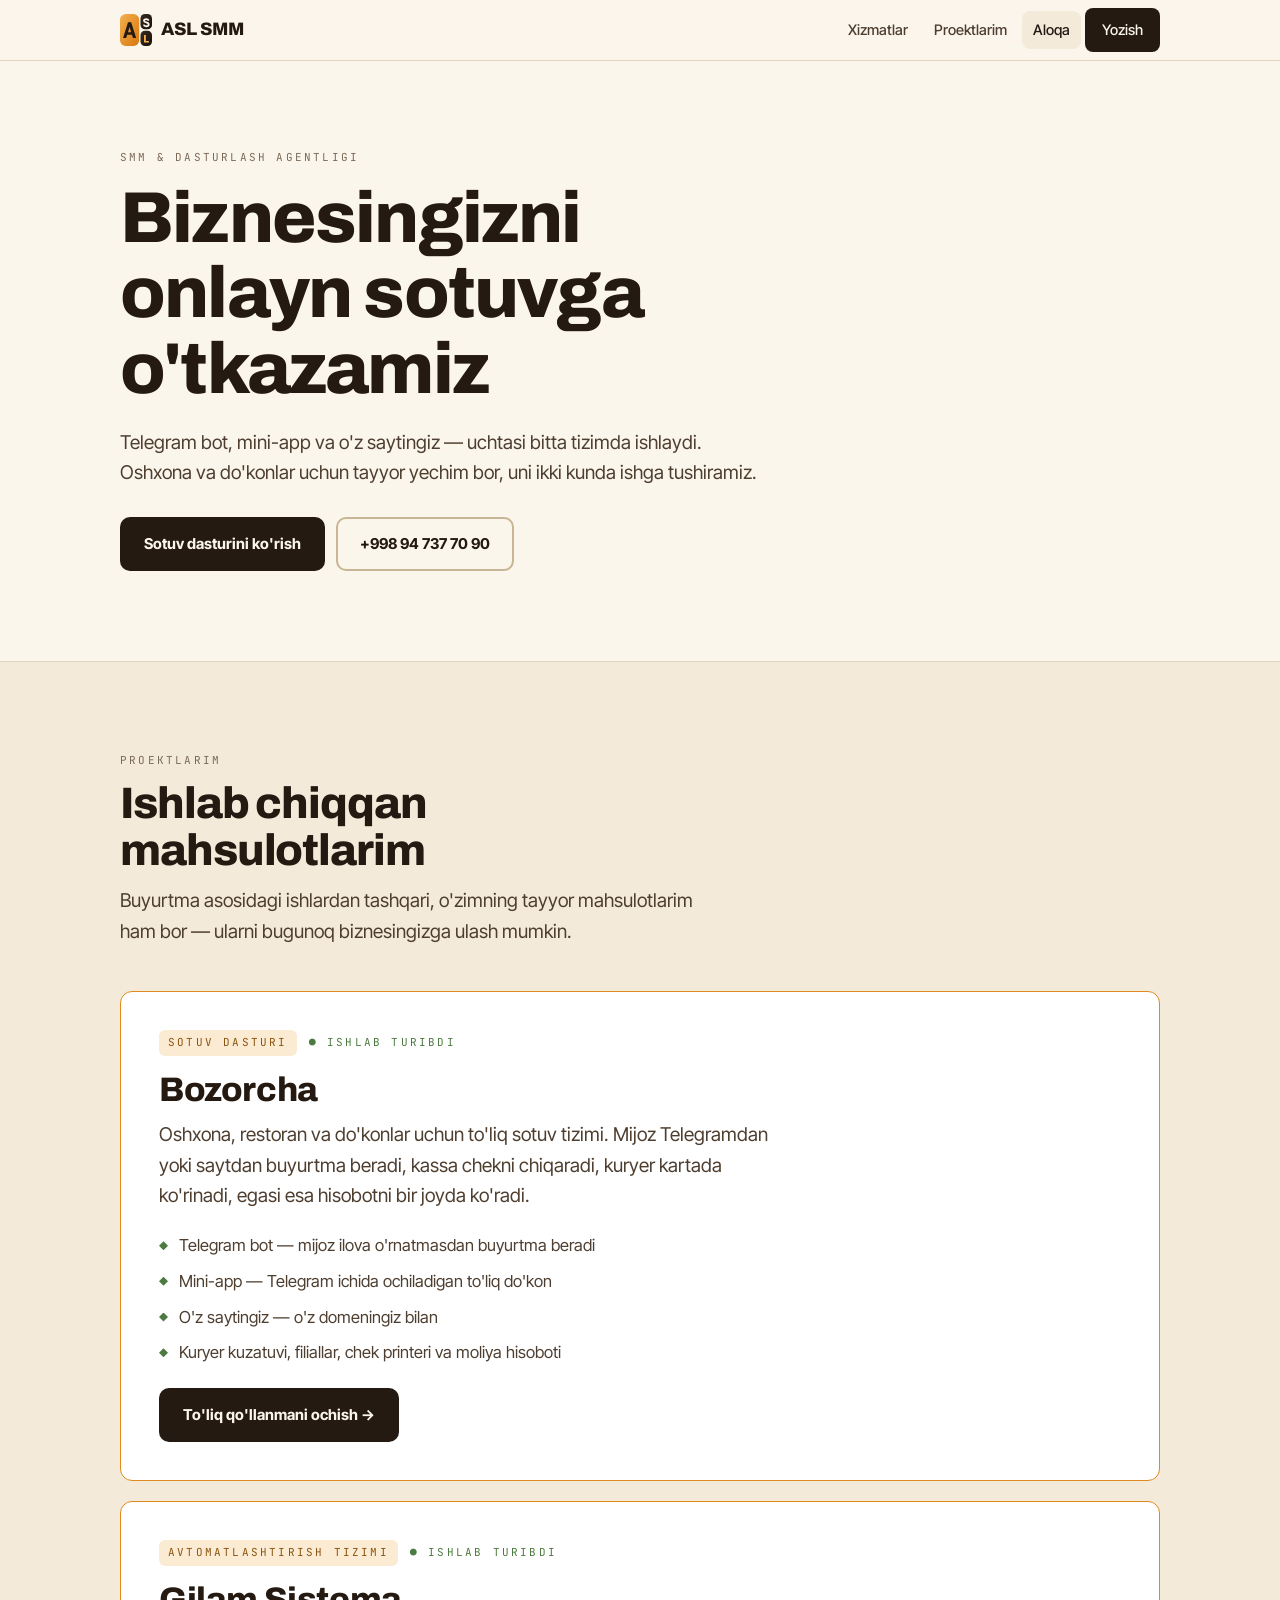
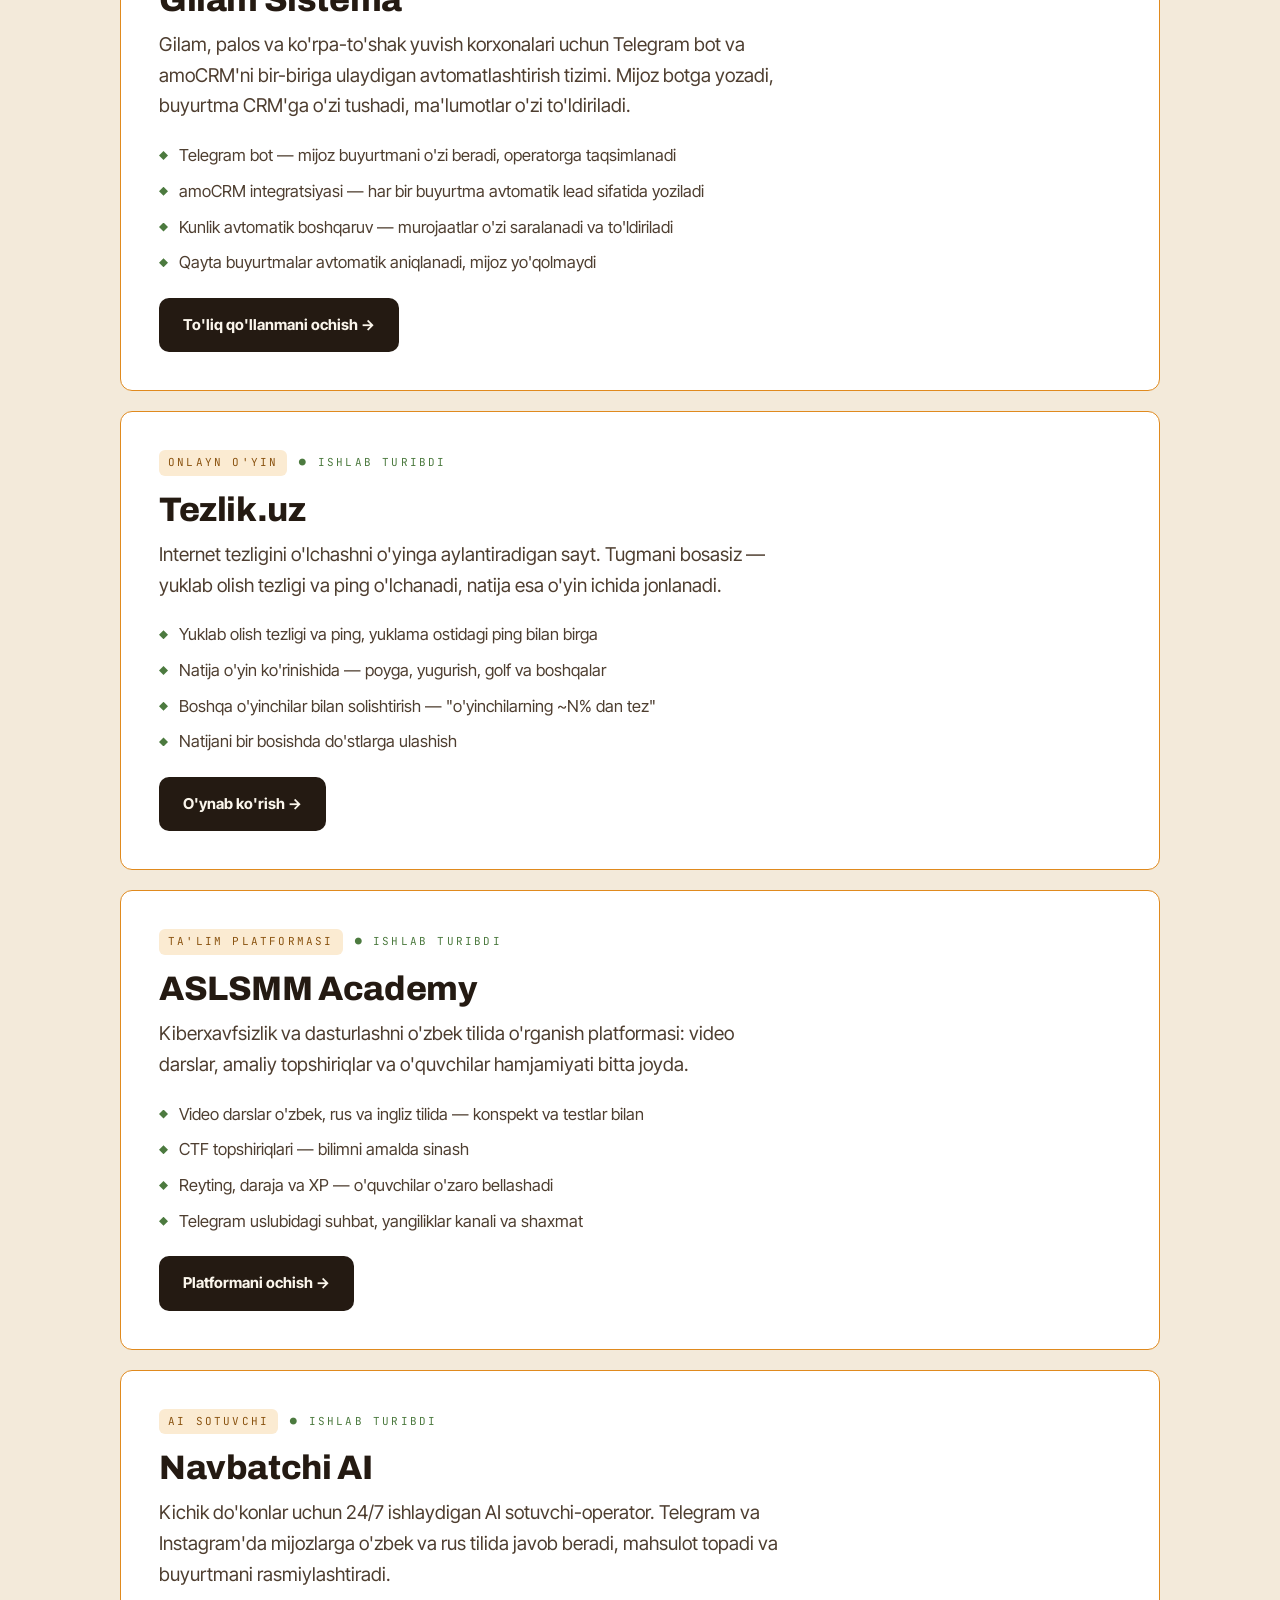
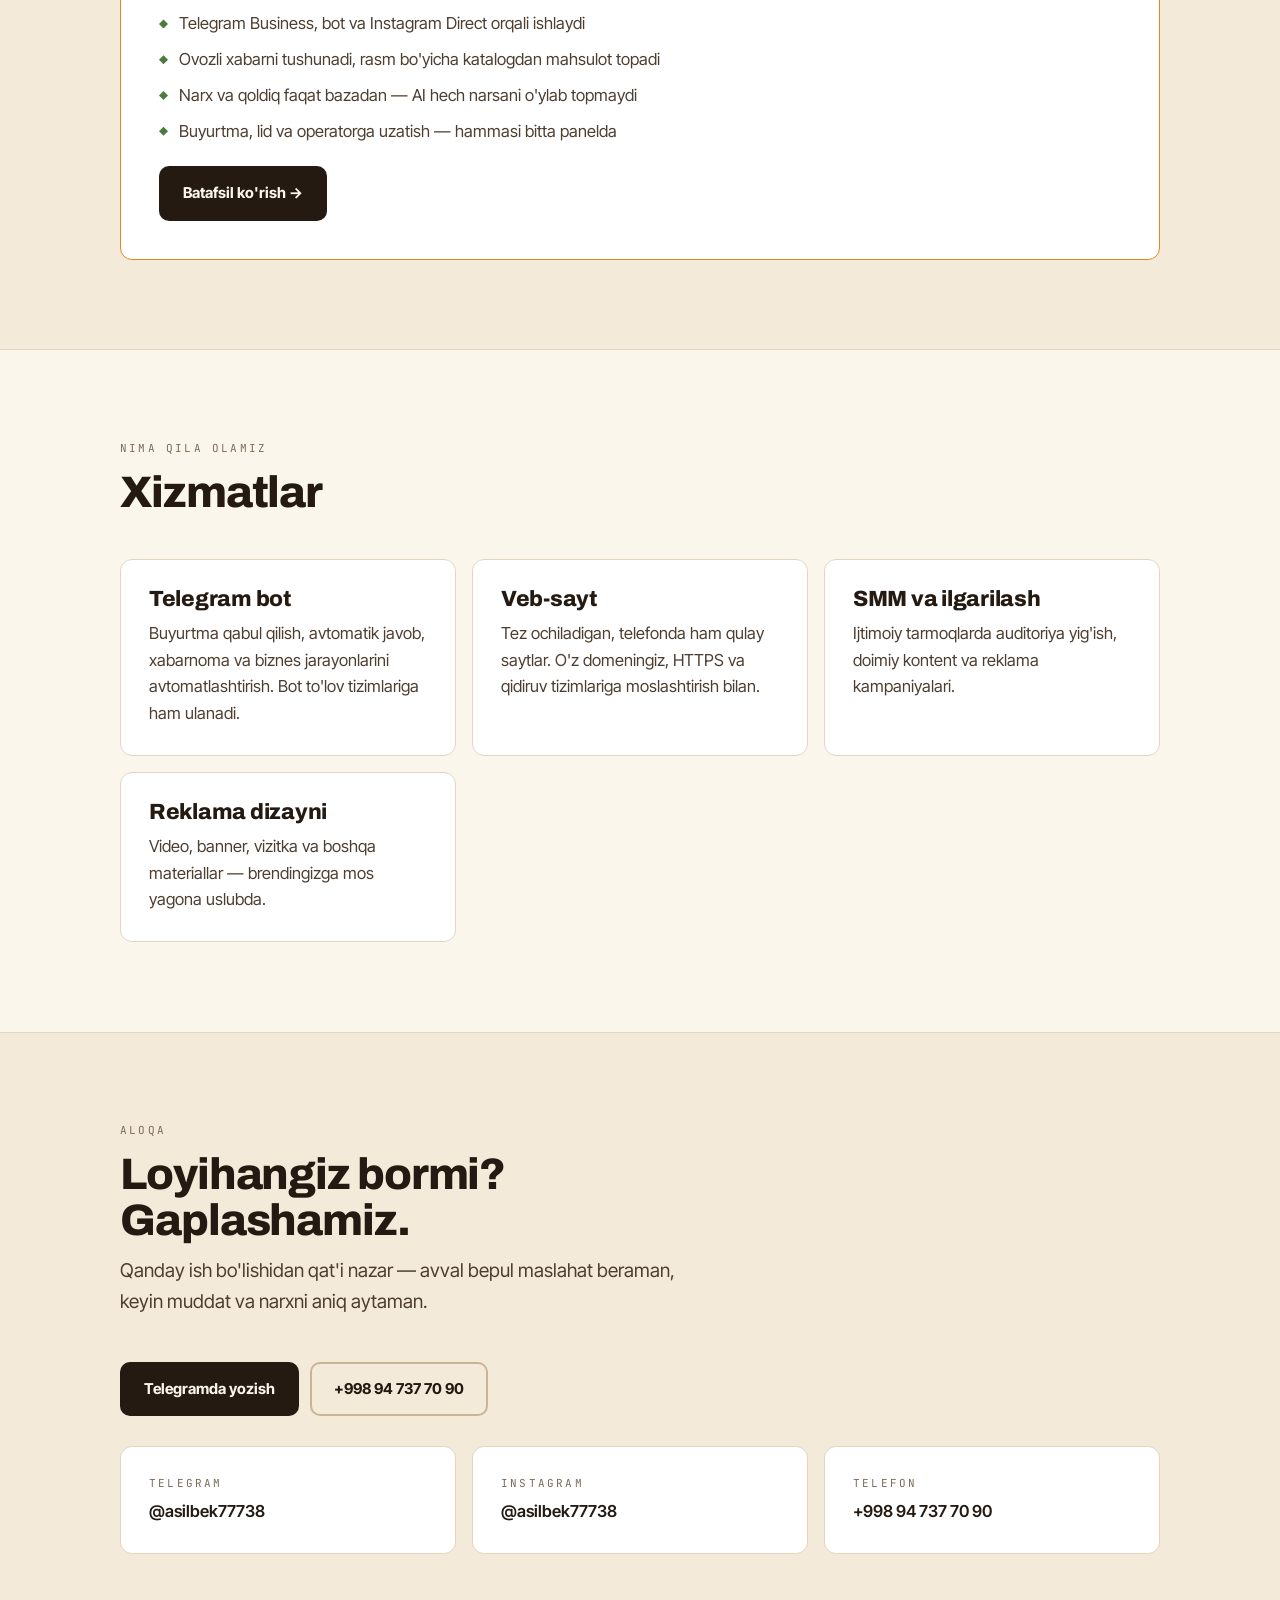
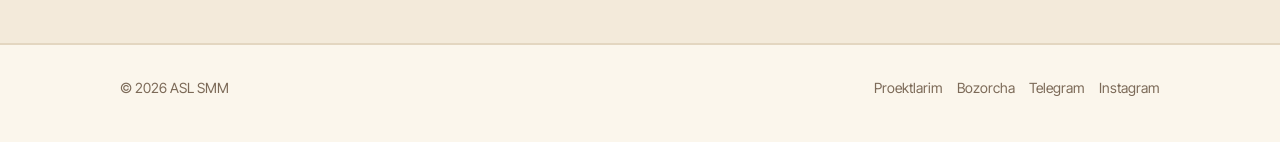
<file: index.html>
<!DOCTYPE html>
<html lang="uz">
<head>
<meta charset="utf-8" />
<meta name="viewport" content="width=device-width, initial-scale=1" />
<title>ASL SMM — biznes uchun Telegram bot, sayt va sotuv dasturi</title>
<link rel="icon" type="image/svg+xml" href="assets/img/asl-logo.svg" />
<meta name="description" content="Oshxona va do'konlar uchun tayyor sotuv dasturi: Telegram bot, mini-app va o'z saytingiz. Buyurtma qabul qilish, kuryer kuzatuvi, kassa va hisobot." />
<meta name="theme-color" content="#E08A1E" />

<meta property="og:title" content="ASL SMM — biznes uchun raqamli yechimlar" />
<meta property="og:description" content="Oshxona va do'konlar uchun tayyor sotuv dasturi: Telegram bot, mini-app va sayt." />
<meta property="og:type" content="website" />
<meta property="og:url" content="https://aslsmm.uz/" />

<link rel="preconnect" href="https://fonts.googleapis.com" />
<link rel="preconnect" href="https://fonts.gstatic.com" crossorigin />
<link href="https://fonts.googleapis.com/css2?family=Archivo:wght@700;800&family=Inter+Tight:wght@400;500;600;700&family=JetBrains+Mono:wght@500;600&display=swap" rel="stylesheet" />
<link rel="stylesheet" href="assets/css/style.css?v=202608190917" />
</head>
<body>

<nav class="nav">
  <div class="wrap nav-in">
    <a class="brand" href="/"><img class="brand-logo" src="assets/img/asl-logo.svg" alt="" width="32" height="32" /> ASL SMM</a>
    <div class="nav-links">
      <a class="hide-sm" href="#xizmatlar">Xizmatlar</a>
      <a href="#proektlar">Proektlarim</a>
      <a class="hide-sm" href="#aloqa">Aloqa</a>
      <a class="btn btn-primary" style="padding:8px 15px" href="https://t.me/asilbek77738">Yozish</a>
    </div>
  </div>
</nav>

<!-- ================================================================== -->
<!-- HERO — markazlashgan emas, chapga tekislangan: o'qish tabiiy       -->
<!-- ketma-ketlikda boradi va matn keng ekranda ham cho'zilib ketmaydi. -->
<!-- ================================================================== -->
<section style="padding-top:clamp(48px,7vw,88px)">
  <div class="wrap">
    <p class="eyebrow" data-reveal>SMM &amp; dasturlash agentligi</p>
    <h1 data-reveal style="margin:14px 0 20px; max-width:15ch">
      Biznesingizni onlayn sotuvga o'tkazamiz
    </h1>
    <p class="lede" data-reveal>
      Telegram bot, mini-app va o'z saytingiz — uchtasi bitta tizimda ishlaydi.
      Oshxona va do'konlar uchun tayyor yechim bor, uni ikki kunda ishga tushiramiz.
    </p>

    <div class="btn-row" data-reveal style="margin-top:28px">
      <a class="btn btn-primary" href="#proektlar">Sotuv dasturini ko'rish</a>
      <a class="btn btn-ghost" href="tel:+998947377090">+998 94 737 70 90</a>
    </div>

  </div>
</section>

<!-- ================================================================== -->
<!-- PROEKTLARIM — sahifaning ASOSIY maqsadi, shuning uchun xizmatlardan -->
<!-- yuqorida turadi.                                                    -->
<!-- ================================================================== -->
<section id="proektlar" style="background:var(--surface-2);border-block:1px solid var(--line)">
  <div class="wrap">
    <div class="sec-head" data-reveal>
      <span class="eyebrow">Proektlarim</span>
      <h2>Ishlab chiqqan mahsulotlarim</h2>
      <p class="lede">Buyurtma asosidagi ishlardan tashqari, o'zimning tayyor mahsulotlarim ham bor —
        ularni bugunoq biznesingizga ulash mumkin.</p>
    </div>

    <a href="https://bozorcha.aslsmm.uz/" class="card" data-reveal
       style="display:block;text-decoration:none;padding:clamp(24px,3.4vw,38px);border-color:var(--brand)">
      <div style="display:flex;gap:12px;align-items:center;flex-wrap:wrap;margin-bottom:16px">
        <span class="eyebrow" style="background:var(--brand-soft);color:var(--brand-ink);padding:4px 9px;border-radius:6px">Sotuv dasturi</span>
        <span class="eyebrow" style="color:var(--signal)">● Ishlab turibdi</span>
      </div>

      <h3 style="font-size:clamp(24px,3vw,34px);margin-bottom:12px">Bozorcha</h3>
      <p class="lede" style="margin-bottom:20px">
        Oshxona, restoran va do'konlar uchun to'liq sotuv tizimi. Mijoz Telegramdan yoki
        saytdan buyurtma beradi, kassa chekni chiqaradi, kuryer kartada ko'rinadi,
        egasi esa hisobotni bir joyda ko'radi.
      </p>

      <ul class="ticks" style="margin-bottom:22px">
        <li>Telegram bot — mijoz ilova o'rnatmasdan buyurtma beradi</li>
        <li>Mini-app — Telegram ichida ochiladigan to'liq do'kon</li>
        <li>O'z saytingiz — o'z domeningiz bilan</li>
        <li>Kuryer kuzatuvi, filiallar, chek printeri va moliya hisoboti</li>
      </ul>

      <span class="btn btn-primary">To'liq qo'llanmani ochish →</span>
    </a>

    <a href="https://gilam.aslsmm.uz/" class="card" data-reveal
       style="display:block;text-decoration:none;padding:clamp(24px,3.4vw,38px);border-color:var(--brand);margin-top:20px">
      <div style="display:flex;gap:12px;align-items:center;flex-wrap:wrap;margin-bottom:16px">
        <span class="eyebrow" style="background:var(--brand-soft);color:var(--brand-ink);padding:4px 9px;border-radius:6px">Avtomatlashtirish tizimi</span>
        <span class="eyebrow" style="color:var(--signal)">● Ishlab turibdi</span>
      </div>

      <h3 style="font-size:clamp(24px,3vw,34px);margin-bottom:12px">Gilam Sistema</h3>
      <p class="lede" style="margin-bottom:20px">
        Gilam, palos va ko'rpa-to'shak yuvish korxonalari uchun Telegram bot va
        amoCRM'ni bir-biriga ulaydigan avtomatlashtirish tizimi. Mijoz botga
        yozadi, buyurtma CRM'ga o'zi tushadi, ma'lumotlar o'zi to'ldiriladi.
      </p>

      <ul class="ticks" style="margin-bottom:22px">
        <li>Telegram bot — mijoz buyurtmani o'zi beradi, operatorga taqsimlanadi</li>
        <li>amoCRM integratsiyasi — har bir buyurtma avtomatik lead sifatida yoziladi</li>
        <li>Kunlik avtomatik boshqaruv — murojaatlar o'zi saralanadi va to'ldiriladi</li>
        <li>Qayta buyurtmalar avtomatik aniqlanadi, mijoz yo'qolmaydi</li>
      </ul>

      <span class="btn btn-primary">To'liq qo'llanmani ochish →</span>
    </a>

    <a href="https://tezlik.aslsmm.uz/" class="card" data-reveal
       style="display:block;text-decoration:none;padding:clamp(24px,3.4vw,38px);border-color:var(--brand);margin-top:20px">
      <div style="display:flex;gap:12px;align-items:center;flex-wrap:wrap;margin-bottom:16px">
        <span class="eyebrow" style="background:var(--brand-soft);color:var(--brand-ink);padding:4px 9px;border-radius:6px">Onlayn o'yin</span>
        <span class="eyebrow" style="color:var(--signal)">● Ishlab turibdi</span>
      </div>

      <h3 style="font-size:clamp(24px,3vw,34px);margin-bottom:12px">Tezlik.uz</h3>
      <p class="lede" style="margin-bottom:20px">
        Internet tezligini o'lchashni o'yinga aylantiradigan sayt. Tugmani bosasiz —
        yuklab olish tezligi va ping o'lchanadi, natija esa o'yin ichida jonlanadi.
      </p>

      <ul class="ticks" style="margin-bottom:22px">
        <li>Yuklab olish tezligi va ping, yuklama ostidagi ping bilan birga</li>
        <li>Natija o'yin ko'rinishida — poyga, yugurish, golf va boshqalar</li>
        <li>Boshqa o'yinchilar bilan solishtirish — "o'yinchilarning ~N% dan tez"</li>
        <li>Natijani bir bosishda do'stlarga ulashish</li>
      </ul>

      <span class="btn btn-primary">O'ynab ko'rish →</span>
    </a>

    <a href="https://academy.aslsmm.uz/" class="card" data-reveal
       style="display:block;text-decoration:none;padding:clamp(24px,3.4vw,38px);border-color:var(--brand);margin-top:20px">
      <div style="display:flex;gap:12px;align-items:center;flex-wrap:wrap;margin-bottom:16px">
        <span class="eyebrow" style="background:var(--brand-soft);color:var(--brand-ink);padding:4px 9px;border-radius:6px">Ta'lim platformasi</span>
        <span class="eyebrow" style="color:var(--signal)">● Ishlab turibdi</span>
      </div>

      <h3 style="font-size:clamp(24px,3vw,34px);margin-bottom:12px">ASLSMM Academy</h3>
      <p class="lede" style="margin-bottom:20px">
        Kiberxavfsizlik va dasturlashni o'zbek tilida o'rganish platformasi: video darslar,
        amaliy topshiriqlar va o'quvchilar hamjamiyati bitta joyda.
      </p>

      <ul class="ticks" style="margin-bottom:22px">
        <li>Video darslar o'zbek, rus va ingliz tilida — konspekt va testlar bilan</li>
        <li>CTF topshiriqlari — bilimni amalda sinash</li>
        <li>Reyting, daraja va XP — o'quvchilar o'zaro bellashadi</li>
        <li>Telegram uslubidagi suhbat, yangiliklar kanali va shaxmat</li>
      </ul>

      <span class="btn btn-primary">Platformani ochish →</span>
    </a>

    <a href="https://navbatchi.aslsmm.uz/" class="card" data-reveal
       style="display:block;text-decoration:none;padding:clamp(24px,3.4vw,38px);border-color:var(--brand);margin-top:20px">
      <div style="display:flex;gap:12px;align-items:center;flex-wrap:wrap;margin-bottom:16px">
        <span class="eyebrow" style="background:var(--brand-soft);color:var(--brand-ink);padding:4px 9px;border-radius:6px">AI sotuvchi</span>
        <span class="eyebrow" style="color:var(--signal)">● Ishlab turibdi</span>
      </div>

      <h3 style="font-size:clamp(24px,3vw,34px);margin-bottom:12px">Navbatchi AI</h3>
      <p class="lede" style="margin-bottom:20px">
        Kichik do'konlar uchun 24/7 ishlaydigan AI sotuvchi-operator. Telegram va Instagram'da
        mijozlarga o'zbek va rus tilida javob beradi, mahsulot topadi va buyurtmani rasmiylashtiradi.
      </p>

      <ul class="ticks" style="margin-bottom:22px">
        <li>Telegram Business, bot va Instagram Direct orqali ishlaydi</li>
        <li>Ovozli xabarni tushunadi, rasm bo'yicha katalogdan mahsulot topadi</li>
        <li>Narx va qoldiq faqat bazadan — AI hech narsani o'ylab topmaydi</li>
        <li>Buyurtma, lid va operatorga uzatish — hammasi bitta panelda</li>
      </ul>

      <span class="btn btn-primary">Batafsil ko'rish →</span>
    </a>
  </div>
</section>

<!-- ================================================================== -->
<section id="xizmatlar">
  <div class="wrap">
    <div class="sec-head" data-reveal>
      <span class="eyebrow">Nima qila olamiz</span>
      <h2>Xizmatlar</h2>
    </div>

    <div class="grid g2">
      <div class="card" data-reveal>
        <h3>Telegram bot</h3>
        <p style="color:var(--ink-2);margin-top:9px">
          Buyurtma qabul qilish, avtomatik javob, xabarnoma va biznes jarayonlarini
          avtomatlashtirish. Bot to'lov tizimlariga ham ulanadi.
        </p>
      </div>
      <div class="card" data-reveal>
        <h3>Veb-sayt</h3>
        <p style="color:var(--ink-2);margin-top:9px">
          Tez ochiladigan, telefonda ham qulay saytlar. O'z domeningiz, HTTPS va
          qidiruv tizimlariga moslashtirish bilan.
        </p>
      </div>
      <div class="card" data-reveal>
        <h3>SMM va ilgarilash</h3>
        <p style="color:var(--ink-2);margin-top:9px">
          Ijtimoiy tarmoqlarda auditoriya yig'ish, doimiy kontent va reklama
          kampaniyalari.
        </p>
      </div>
      <div class="card" data-reveal>
        <h3>Reklama dizayni</h3>
        <p style="color:var(--ink-2);margin-top:9px">
          Video, banner, vizitka va boshqa materiallar — brendingizga mos
          yagona uslubda.
        </p>
      </div>
    </div>
  </div>
</section>

<!-- ================================================================== -->
<section id="aloqa" style="background:var(--surface-2);border-block:1px solid var(--line)">
  <div class="wrap">
    <div class="sec-head" data-reveal>
      <span class="eyebrow">Aloqa</span>
      <h2>Loyihangiz bormi? Gaplashamiz.</h2>
      <p class="lede">Qanday ish bo'lishidan qat'i nazar — avval bepul maslahat beraman,
        keyin muddat va narxni aniq aytaman.</p>
    </div>

    <div class="btn-row" data-reveal>
      <a class="btn btn-primary" href="https://t.me/asilbek77738">Telegramda yozish</a>
      <a class="btn btn-ghost" href="tel:+998947377090">+998 94 737 70 90</a>
    </div>

    <div class="grid g3" data-reveal style="margin-top:30px">
      <a class="card" href="https://t.me/asilbek77738" style="text-decoration:none">
        <p class="eyebrow">Telegram</p>
        <p style="font-weight:600;margin-top:5px">@asilbek77738</p>
      </a>
      <a class="card" href="https://www.instagram.com/asilbek77738/" style="text-decoration:none">
        <p class="eyebrow">Instagram</p>
        <p style="font-weight:600;margin-top:5px">@asilbek77738</p>
      </a>
      <a class="card" href="tel:+998947377090" style="text-decoration:none">
        <p class="eyebrow">Telefon</p>
        <p style="font-weight:600;margin-top:5px">+998 94 737 70 90</p>
      </a>
    </div>
  </div>
</section>

<footer>
  <div class="wrap foot-in">
    <span>© <span id="yil">2026</span> ASL SMM</span>
    <div class="foot-links">
      <a href="#proektlar">Proektlarim</a>
      <a href="https://bozorcha.aslsmm.uz/">Bozorcha</a>
      <a href="https://t.me/asilbek77738">Telegram</a>
      <a href="https://www.instagram.com/asilbek77738/">Instagram</a>
    </div>
  </div>
</footer>

<script src="assets/js/main.js?v=202608190917"></script>
</body>
</html>
</file>
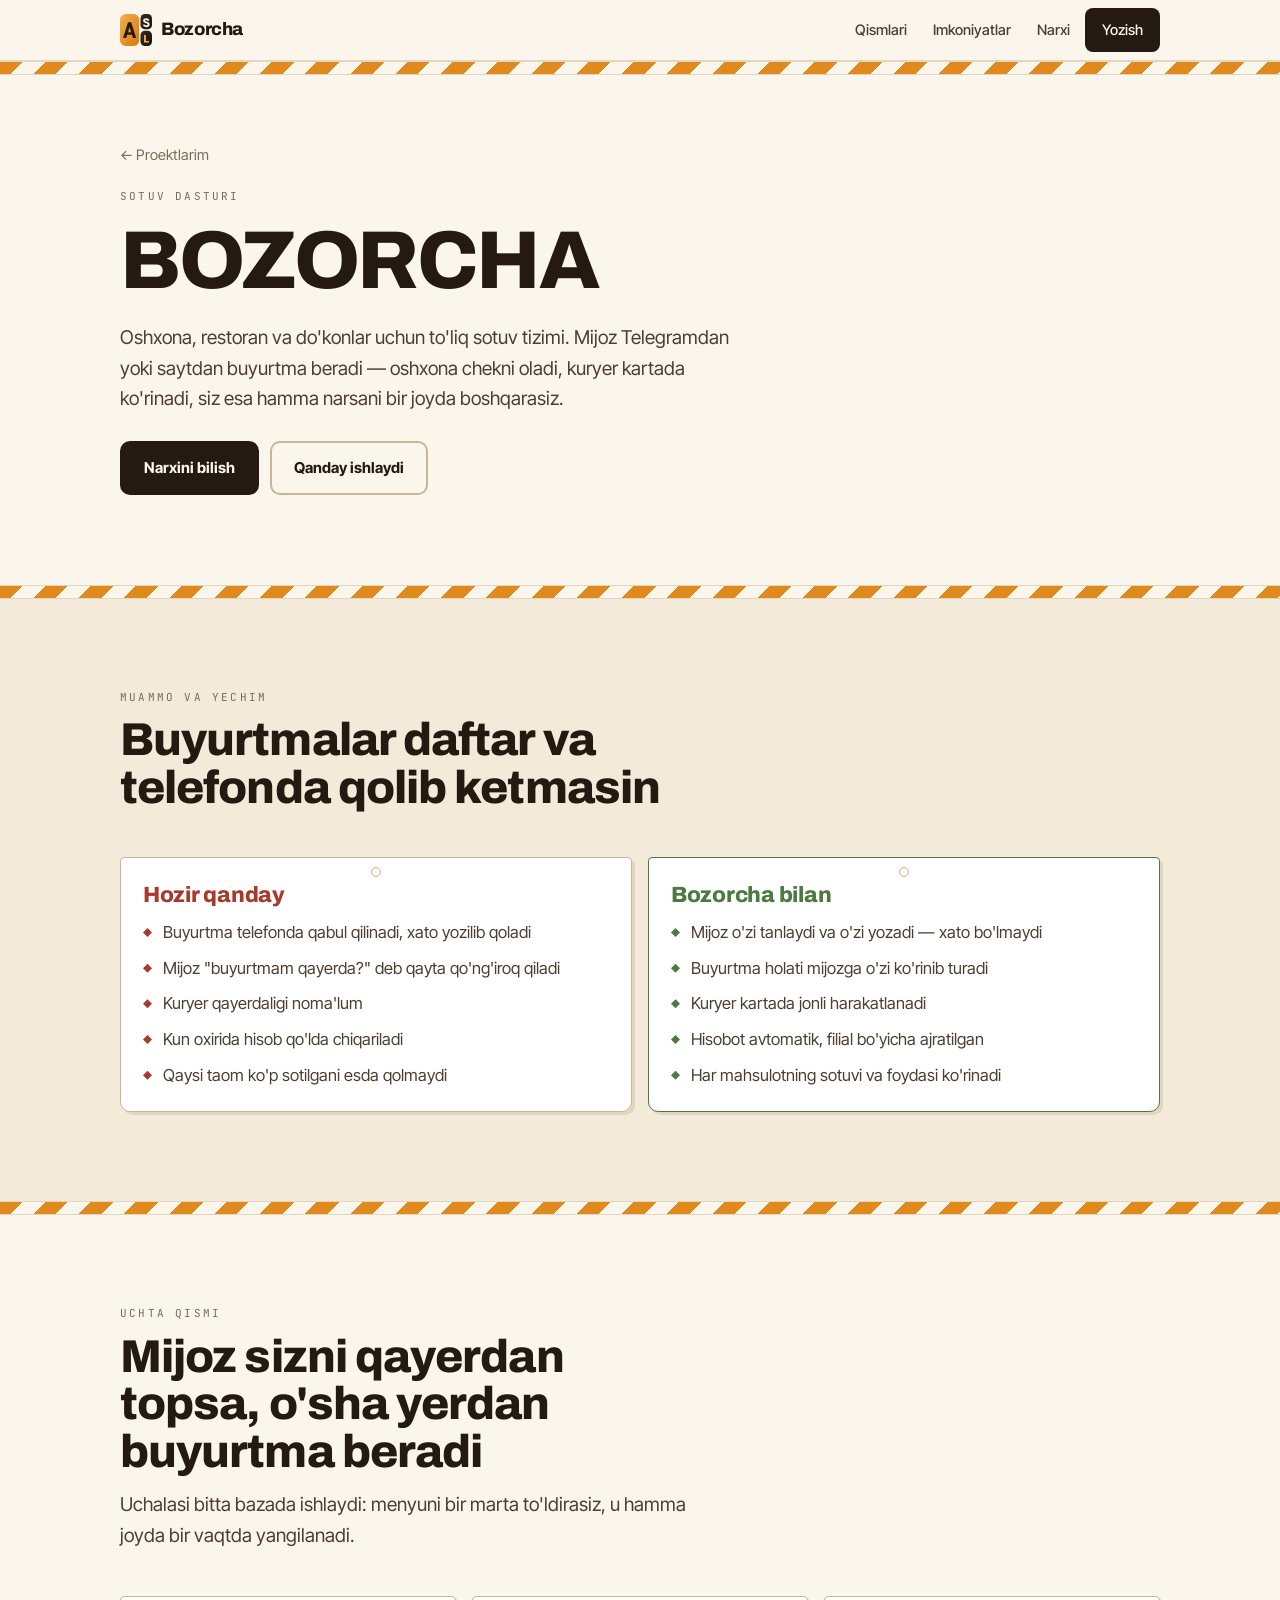
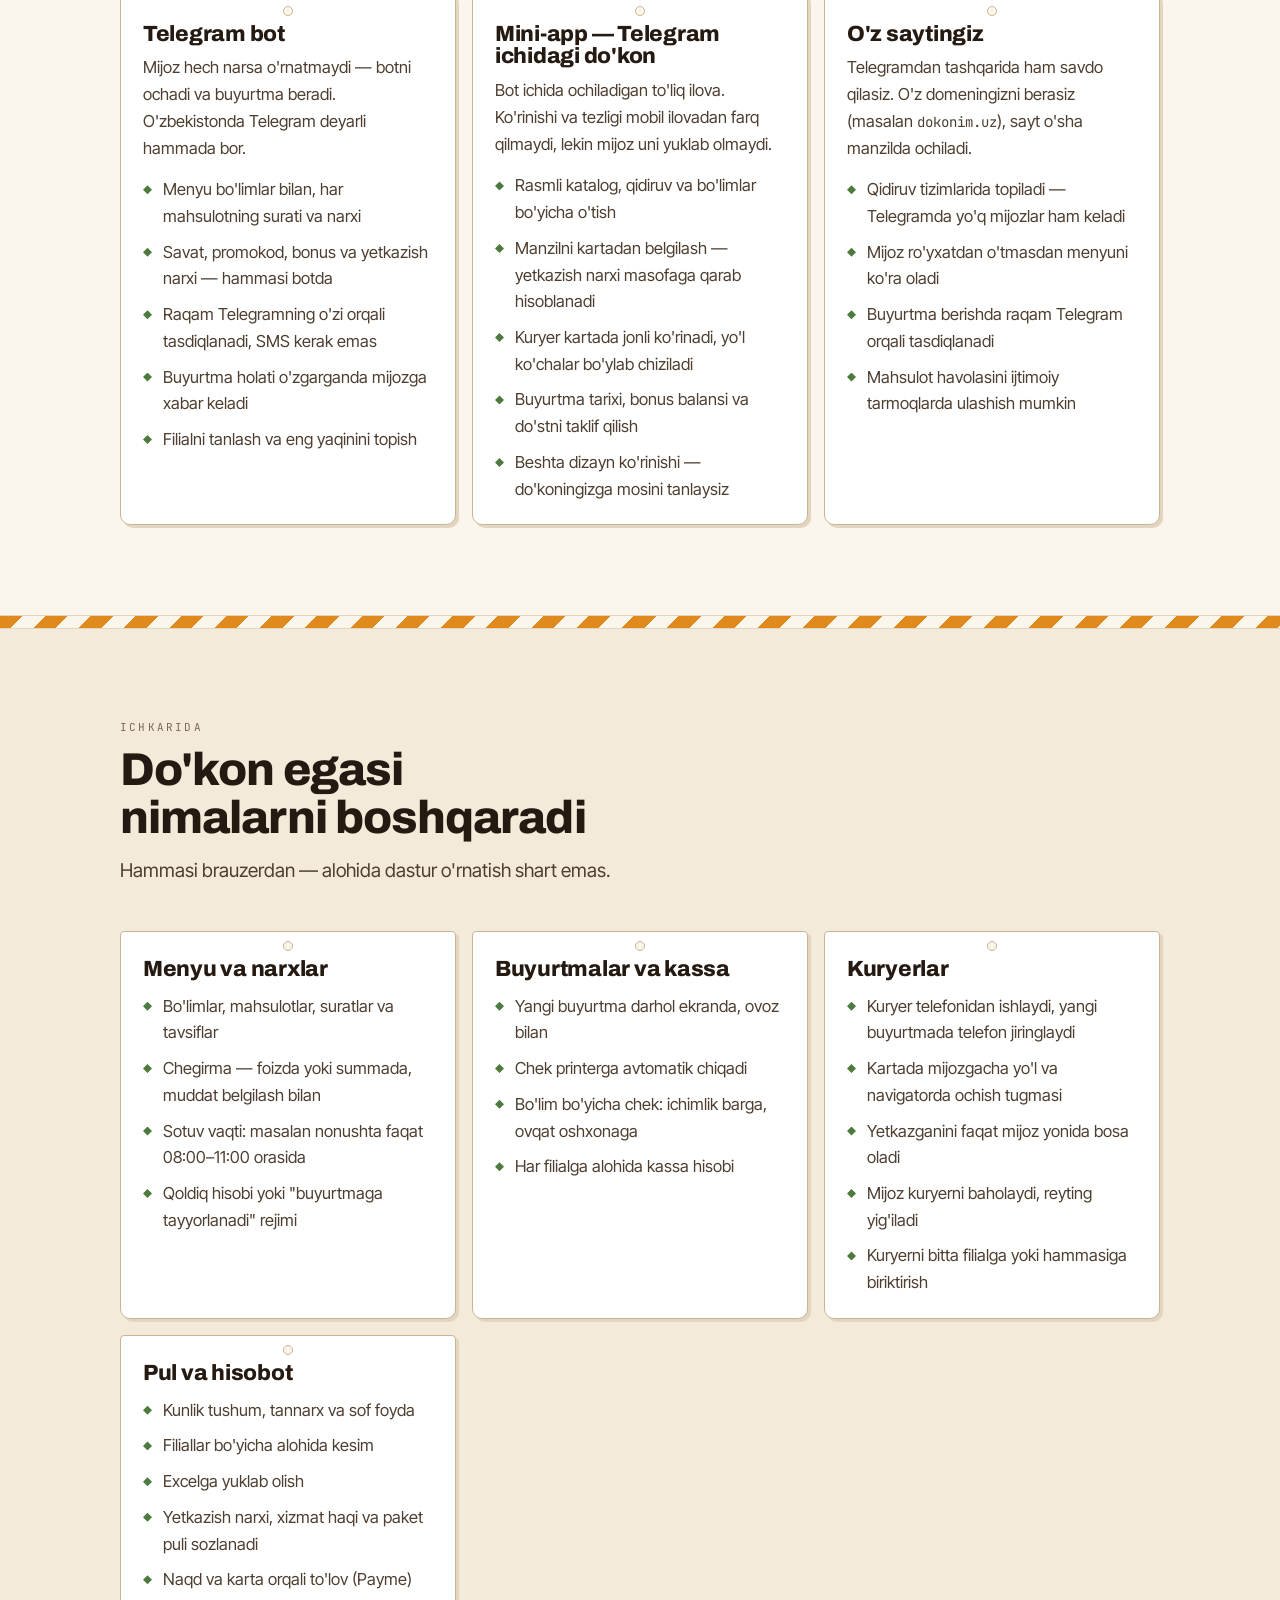
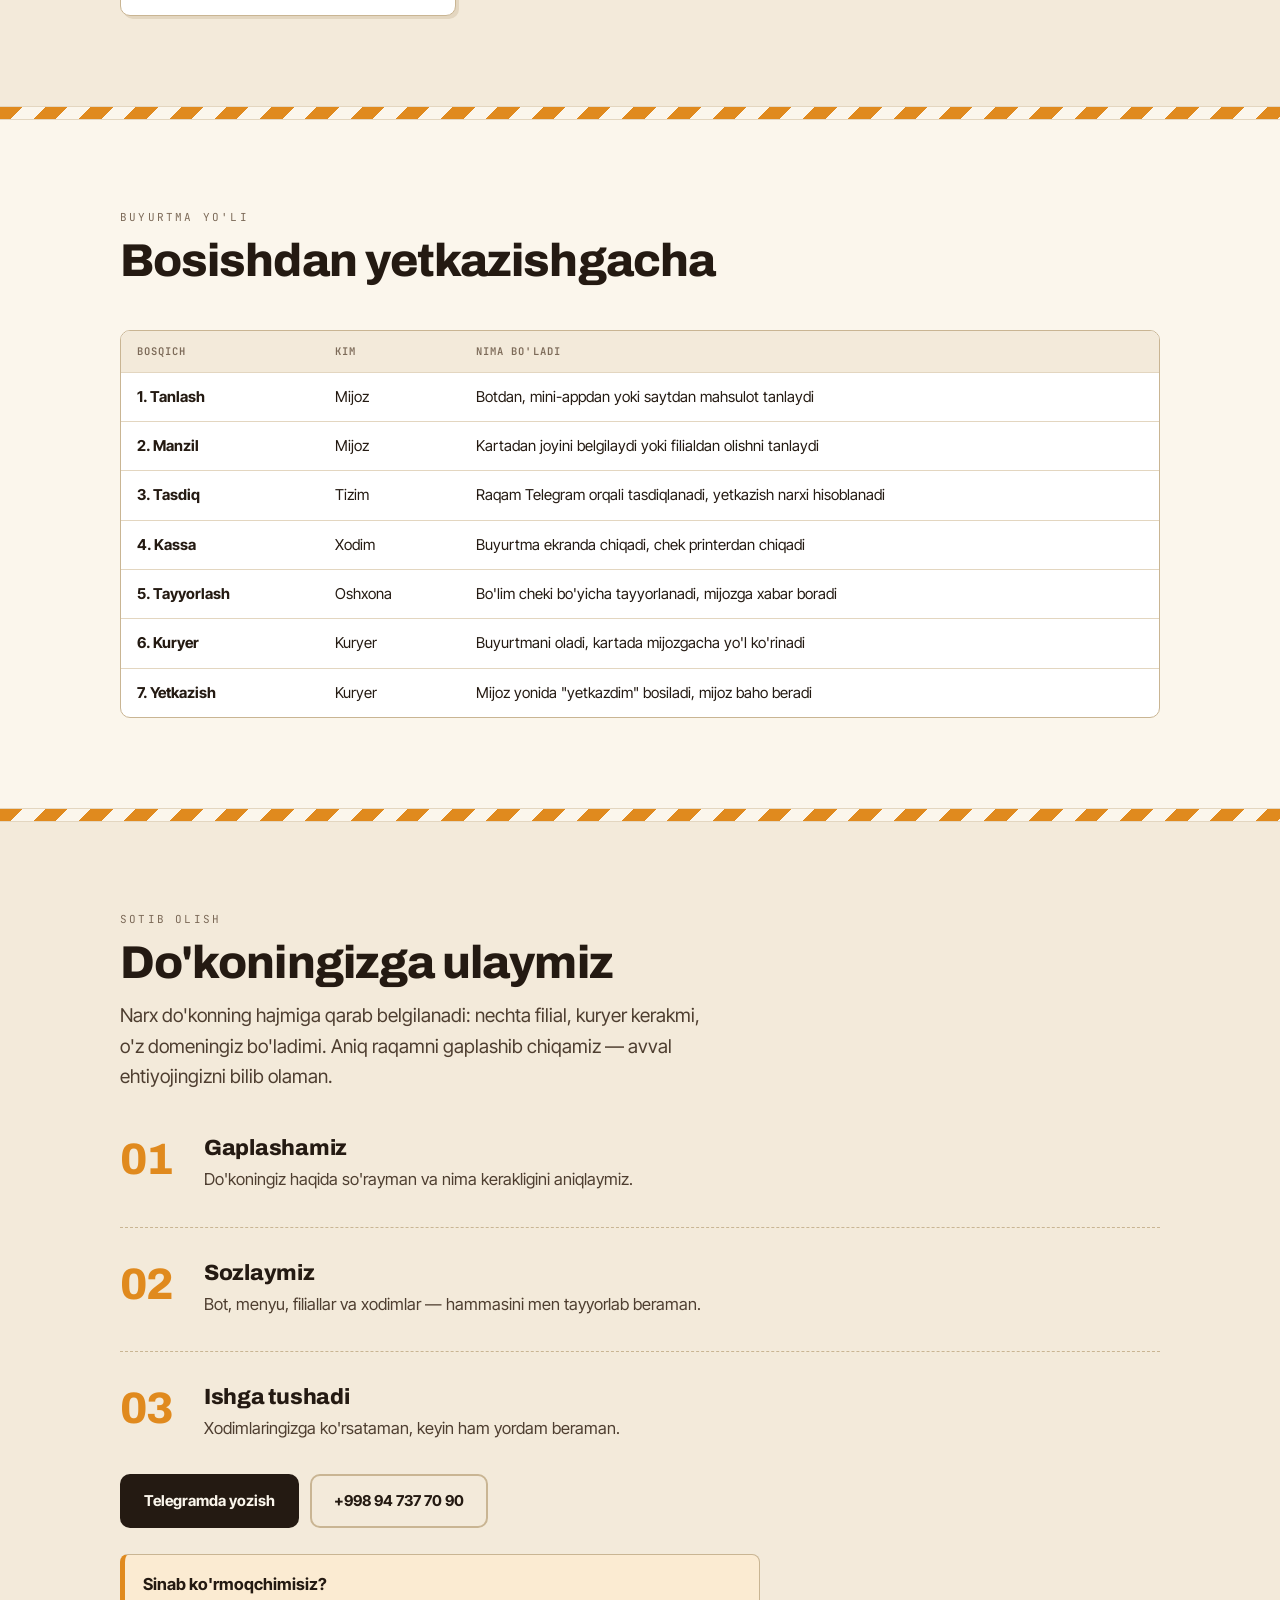
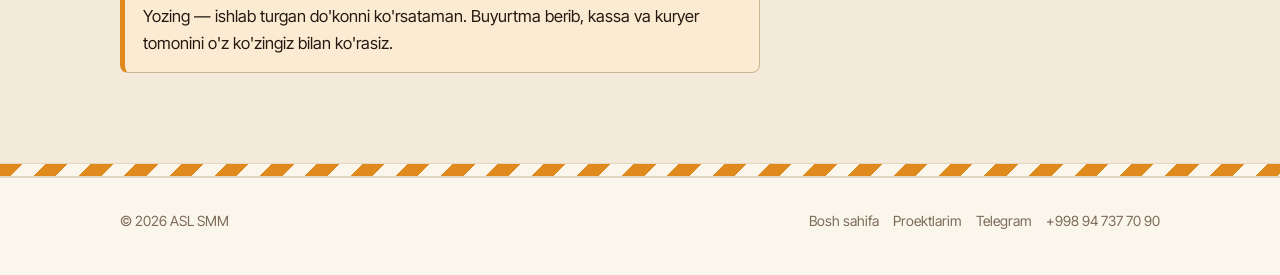
<file: bozorcha.html>
<!DOCTYPE html>
<html lang="uz">
<head>
<meta charset="utf-8" />
<meta name="viewport" content="width=device-width, initial-scale=1" />
<title>Bozorcha — oshxona va do'konlar uchun sotuv dasturi</title>
<link rel="icon" type="image/svg+xml" href="assets/img/asl-logo.svg" />
<meta name="description" content="Telegram bot, mini-app va o'z saytingiz bitta tizimda. Buyurtma, kassa, chek printeri, kuryer kuzatuvi, filiallar va moliya hisoboti." />
<meta name="theme-color" content="#E08A1E" />

<meta property="og:title" content="Bozorcha — sotuv dasturi" />
<meta property="og:description" content="Oshxona, restoran va do'konlar uchun to'liq sotuv tizimi: Telegram bot, mini-app va sayt." />
<meta property="og:type" content="website" />
<meta property="og:url" content="https://bozorcha.aslsmm.uz/" />

<link rel="preconnect" href="https://fonts.googleapis.com" />
<link rel="preconnect" href="https://fonts.gstatic.com" crossorigin />
<link href="https://fonts.googleapis.com/css2?family=Archivo:wght@700;800&family=Inter+Tight:wght@400;500;600;700&family=JetBrains+Mono:wght@500;600&display=swap" rel="stylesheet" />
<link rel="stylesheet" href="assets/css/bozor.css?v=202608190917" />
</head>
<body>

<nav class="nav">
  <div class="wrap nav-in">
    <a class="brand" href="/"><img class="brand-logo" src="assets/img/asl-logo.svg" alt="" width="32" height="32" /> Bozorcha</a>
    <div class="nav-links">
      <a class="hide-sm" href="#qismlar">Qismlari</a>
      <a class="hide-sm" href="#imkoniyat">Imkoniyatlar</a>
      <a href="#sotib-olish">Narxi</a>
      <a class="btn btn-primary" style="padding:8px 15px" href="https://t.me/asilbek77738">Yozish</a>
    </div>
  </div>
</nav>

<!-- Tent — rasta soyaboni. Bo'limlarni ajratadi, bezak emas. -->
<div class="awning"></div>

<!-- ==================================================================== -->
<!-- HERO                                                                  -->
<!-- ==================================================================== -->
<section style="padding-top:clamp(38px,5.5vw,66px)">
  <div class="wrap">
    <a href="https://aslsmm.uz/#proektlar" data-reveal
       style="text-decoration:none;color:var(--ink-soft);font-size:14.5px">&larr; Proektlarim</a>

    <p class="eyebrow" data-reveal style="margin-top:20px">Sotuv dasturi</p>
    <h1 data-reveal style="margin:12px 0 20px">Bozorcha</h1>

    <p class="lede" data-reveal>
      Oshxona, restoran va do'konlar uchun to'liq sotuv tizimi. Mijoz Telegramdan
      yoki saytdan buyurtma beradi &mdash; oshxona chekni oladi, kuryer kartada
      ko'rinadi, siz esa hamma narsani bir joyda boshqarasiz.
    </p>

    <div class="btn-row" data-reveal style="margin-top:26px">
      <a class="btn btn-primary" href="#sotib-olish">Narxini bilish</a>
      <a class="btn btn-ghost" href="#qismlar">Qanday ishlaydi</a>
    </div>
  </div>
</section>

<div class="awning"></div>

<!-- ==================================================================== -->
<!-- MUAMMO / YECHIM — ikki taxtacha yonma-yon                             -->
<!-- ==================================================================== -->
<section id="nima" style="background:var(--paper-2)">
  <div class="wrap">
    <div class="sec-head" data-reveal>
      <span class="eyebrow">Muammo va yechim</span>
      <h2>Buyurtmalar daftar va telefonda qolib ketmasin</h2>
    </div>

    <div class="grid g2">
      <div class="tag" data-reveal>
        <h3 style="color:var(--brick)">Hozir qanday</h3>
        <ul class="ticks warn" style="margin-top:12px">
          <li>Buyurtma telefonda qabul qilinadi, xato yozilib qoladi</li>
          <li>Mijoz "buyurtmam qayerda?" deb qayta qo'ng'iroq qiladi</li>
          <li>Kuryer qayerdaligi noma'lum</li>
          <li>Kun oxirida hisob qo'lda chiqariladi</li>
          <li>Qaysi taom ko'p sotilgani esda qolmaydi</li>
        </ul>
      </div>

      <div class="tag" data-reveal style="border-color:var(--herb)">
        <h3 style="color:var(--herb)">Bozorcha bilan</h3>
        <ul class="ticks" style="margin-top:12px">
          <li>Mijoz o'zi tanlaydi va o'zi yozadi &mdash; xato bo'lmaydi</li>
          <li>Buyurtma holati mijozga o'zi ko'rinib turadi</li>
          <li>Kuryer kartada jonli harakatlanadi</li>
          <li>Hisobot avtomatik, filial bo'yicha ajratilgan</li>
          <li>Har mahsulotning sotuvi va foydasi ko'rinadi</li>
        </ul>
      </div>
    </div>
  </div>
</section>

<div class="awning"></div>

<!-- ==================================================================== -->
<!-- UCHTA QISMI                                                           -->
<!-- Raqamlanmagan: bular ketma-ketlik emas, uchta parallel yo'l.          -->
<!-- ==================================================================== -->
<section id="qismlar">
  <div class="wrap">
    <div class="sec-head" data-reveal>
      <span class="eyebrow">Uchta qismi</span>
      <h2>Mijoz sizni qayerdan topsa, o'sha yerdan buyurtma beradi</h2>
      <p class="lede">Uchalasi bitta bazada ishlaydi: menyuni bir marta to'ldirasiz,
        u hamma joyda bir vaqtda yangilanadi.</p>
    </div>

    <div class="grid g2">
      <div class="tag" data-reveal>
        <h3>Telegram bot</h3>
        <p style="color:var(--ink-2);margin-top:9px">
          Mijoz hech narsa o'rnatmaydi &mdash; botni ochadi va buyurtma beradi.
          O'zbekistonda Telegram deyarli hammada bor.
        </p>
        <ul class="ticks" style="margin-top:15px">
          <li>Menyu bo'limlar bilan, har mahsulotning surati va narxi</li>
          <li>Savat, promokod, bonus va yetkazish narxi &mdash; hammasi botda</li>
          <li>Raqam Telegramning o'zi orqali tasdiqlanadi, SMS kerak emas</li>
          <li>Buyurtma holati o'zgarganda mijozga xabar keladi</li>
          <li>Filialni tanlash va eng yaqinini topish</li>
        </ul>
      </div>

      <div class="tag" data-reveal>
        <h3>Mini-app &mdash; Telegram ichidagi do'kon</h3>
        <p style="color:var(--ink-2);margin-top:9px">
          Bot ichida ochiladigan to'liq ilova. Ko'rinishi va tezligi mobil
          ilovadan farq qilmaydi, lekin mijoz uni yuklab olmaydi.
        </p>
        <ul class="ticks" style="margin-top:15px">
          <li>Rasmli katalog, qidiruv va bo'limlar bo'yicha o'tish</li>
          <li>Manzilni kartadan belgilash &mdash; yetkazish narxi masofaga qarab hisoblanadi</li>
          <li>Kuryer kartada jonli ko'rinadi, yo'l ko'chalar bo'ylab chiziladi</li>
          <li>Buyurtma tarixi, bonus balansi va do'stni taklif qilish</li>
          <li>Beshta dizayn ko'rinishi &mdash; do'koningizga mosini tanlaysiz</li>
        </ul>
      </div>

      <div class="tag" data-reveal>
        <h3>O'z saytingiz</h3>
        <p style="color:var(--ink-2);margin-top:9px">
          Telegramdan tashqarida ham savdo qilasiz. O'z domeningizni berasiz
          (masalan <span style="font-family:var(--mono);font-size:14px">dokonim.uz</span>),
          sayt o'sha manzilda ochiladi.
        </p>
        <ul class="ticks" style="margin-top:15px">
          <li>Qidiruv tizimlarida topiladi &mdash; Telegramda yo'q mijozlar ham keladi</li>
          <li>Mijoz ro'yxatdan o'tmasdan menyuni ko'ra oladi</li>
          <li>Buyurtma berishda raqam Telegram orqali tasdiqlanadi</li>
          <li>Mahsulot havolasini ijtimoiy tarmoqlarda ulashish mumkin</li>
        </ul>
      </div>
    </div>
  </div>
</section>

<div class="awning"></div>

<!-- ==================================================================== -->
<!-- IMKONIYATLAR                                                          -->
<!-- ==================================================================== -->
<section id="imkoniyat" style="background:var(--paper-2)">
  <div class="wrap">
    <div class="sec-head" data-reveal>
      <span class="eyebrow">Ichkarida</span>
      <h2>Do'kon egasi nimalarni boshqaradi</h2>
      <p class="lede">Hammasi brauzerdan &mdash; alohida dastur o'rnatish shart emas.</p>
    </div>

    <div class="grid g2">
      <div class="tag" data-reveal>
        <h3>Menyu va narxlar</h3>
        <ul class="ticks" style="margin-top:12px">
          <li>Bo'limlar, mahsulotlar, suratlar va tavsiflar</li>
          <li>Chegirma &mdash; foizda yoki summada, muddat belgilash bilan</li>
          <li>Sotuv vaqti: masalan nonushta faqat 08:00&ndash;11:00 orasida</li>
          <li>Qoldiq hisobi yoki "buyurtmaga tayyorlanadi" rejimi</li>
        </ul>
      </div>

      <div class="tag" data-reveal>
        <h3>Buyurtmalar va kassa</h3>
        <ul class="ticks" style="margin-top:12px">
          <li>Yangi buyurtma darhol ekranda, ovoz bilan</li>
          <li>Chek printerga avtomatik chiqadi</li>
          <li>Bo'lim bo'yicha chek: ichimlik barga, ovqat oshxonaga</li>
          <li>Har filialga alohida kassa hisobi</li>
        </ul>
      </div>

      <div class="tag" data-reveal>
        <h3>Kuryerlar</h3>
        <ul class="ticks" style="margin-top:12px">
          <li>Kuryer telefonidan ishlaydi, yangi buyurtmada telefon jiringlaydi</li>
          <li>Kartada mijozgacha yo'l va navigatorda ochish tugmasi</li>
          <li>Yetkazganini faqat mijoz yonida bosa oladi</li>
          <li>Mijoz kuryerni baholaydi, reyting yig'iladi</li>
          <li>Kuryerni bitta filialga yoki hammasiga biriktirish</li>
        </ul>
      </div>

      <div class="tag" data-reveal>
        <h3>Pul va hisobot</h3>
        <ul class="ticks" style="margin-top:12px">
          <li>Kunlik tushum, tannarx va sof foyda</li>
          <li>Filiallar bo'yicha alohida kesim</li>
          <li>Excelga yuklab olish</li>
          <li>Yetkazish narxi, xizmat haqi va paket puli sozlanadi</li>
          <li>Naqd va karta orqali to'lov (Payme)</li>
        </ul>
      </div>
    </div>
  </div>
</section>

<div class="awning"></div>

<!-- ==================================================================== -->
<!-- BUYURTMA YO'LI — bu HAQIQIY ketma-ketlik, shuning uchun raqamlangan   -->
<!-- ==================================================================== -->
<section>
  <div class="wrap">
    <div class="sec-head" data-reveal>
      <span class="eyebrow">Buyurtma yo'li</span>
      <h2>Bosishdan yetkazishgacha</h2>
    </div>

    <div class="table-wrap" data-reveal>
      <table>
        <thead>
          <tr><th>Bosqich</th><th>Kim</th><th>Nima bo'ladi</th></tr>
        </thead>
        <tbody>
          <tr><td><b>1. Tanlash</b></td><td>Mijoz</td><td>Botdan, mini-appdan yoki saytdan mahsulot tanlaydi</td></tr>
          <tr><td><b>2. Manzil</b></td><td>Mijoz</td><td>Kartadan joyini belgilaydi yoki filialdan olishni tanlaydi</td></tr>
          <tr><td><b>3. Tasdiq</b></td><td>Tizim</td><td>Raqam Telegram orqali tasdiqlanadi, yetkazish narxi hisoblanadi</td></tr>
          <tr><td><b>4. Kassa</b></td><td>Xodim</td><td>Buyurtma ekranda chiqadi, chek printerdan chiqadi</td></tr>
          <tr><td><b>5. Tayyorlash</b></td><td>Oshxona</td><td>Bo'lim cheki bo'yicha tayyorlanadi, mijozga xabar boradi</td></tr>
          <tr><td><b>6. Kuryer</b></td><td>Kuryer</td><td>Buyurtmani oladi, kartada mijozgacha yo'l ko'rinadi</td></tr>
          <tr><td><b>7. Yetkazish</b></td><td>Kuryer</td><td>Mijoz yonida "yetkazdim" bosiladi, mijoz baho beradi</td></tr>
        </tbody>
      </table>
    </div>
  </div>
</section>

<div class="awning"></div>

<!-- ==================================================================== -->
<!-- SOTIB OLISH — bu ham ketma-ketlik, shuning uchun raqamli rastalar     -->
<!-- ==================================================================== -->
<section id="sotib-olish" style="background:var(--paper-2)">
  <div class="wrap">
    <div class="sec-head" data-reveal>
      <span class="eyebrow">Sotib olish</span>
      <h2>Do'koningizga ulaymiz</h2>
      <p class="lede">
        Narx do'konning hajmiga qarab belgilanadi: nechta filial, kuryer kerakmi,
        o'z domeningiz bo'ladimi. Aniq raqamni gaplashib chiqamiz &mdash; avval
        ehtiyojingizni bilib olaman.
      </p>
    </div>

    <div style="margin-bottom:32px">
      <div class="stall" data-reveal>
        <div class="stall-no">01</div>
        <div>
          <h3>Gaplashamiz</h3>
          <p style="color:var(--ink-2);margin-top:6px">Do'koningiz haqida so'rayman va nima kerakligini aniqlaymiz.</p>
        </div>
      </div>

      <div class="stall" data-reveal>
        <div class="stall-no">02</div>
        <div>
          <h3>Sozlaymiz</h3>
          <p style="color:var(--ink-2);margin-top:6px">Bot, menyu, filiallar va xodimlar &mdash; hammasini men tayyorlab beraman.</p>
        </div>
      </div>

      <div class="stall" data-reveal>
        <div class="stall-no">03</div>
        <div>
          <h3>Ishga tushadi</h3>
          <p style="color:var(--ink-2);margin-top:6px">Xodimlaringizga ko'rsataman, keyin ham yordam beraman.</p>
        </div>
      </div>
    </div>

    <div class="btn-row" data-reveal>
      <a class="btn btn-primary" href="https://t.me/asilbek77738">Telegramda yozish</a>
      <a class="btn btn-ghost" href="tel:+998947377090">+998 94 737 70 90</a>
    </div>

    <div class="note" data-reveal style="margin-top:26px;max-width:64ch">
      <strong>Sinab ko'rmoqchimisiz?</strong>
      Yozing &mdash; ishlab turgan do'konni ko'rsataman. Buyurtma berib, kassa va
      kuryer tomonini o'z ko'zingiz bilan ko'rasiz.
    </div>
  </div>
</section>

<div class="awning"></div>

<footer>
  <div class="wrap foot-in">
    <span>&copy; <span id="yil">2026</span> ASL SMM</span>
    <div class="foot-links">
      <a href="https://aslsmm.uz/">Bosh sahifa</a>
      <a href="https://aslsmm.uz/#proektlar">Proektlarim</a>
      <a href="https://t.me/asilbek77738">Telegram</a>
      <a href="tel:+998947377090">+998 94 737 70 90</a>
    </div>
  </div>
</footer>

<script src="assets/js/main.js?v=202608190917"></script>
</body>
</html>
</file>
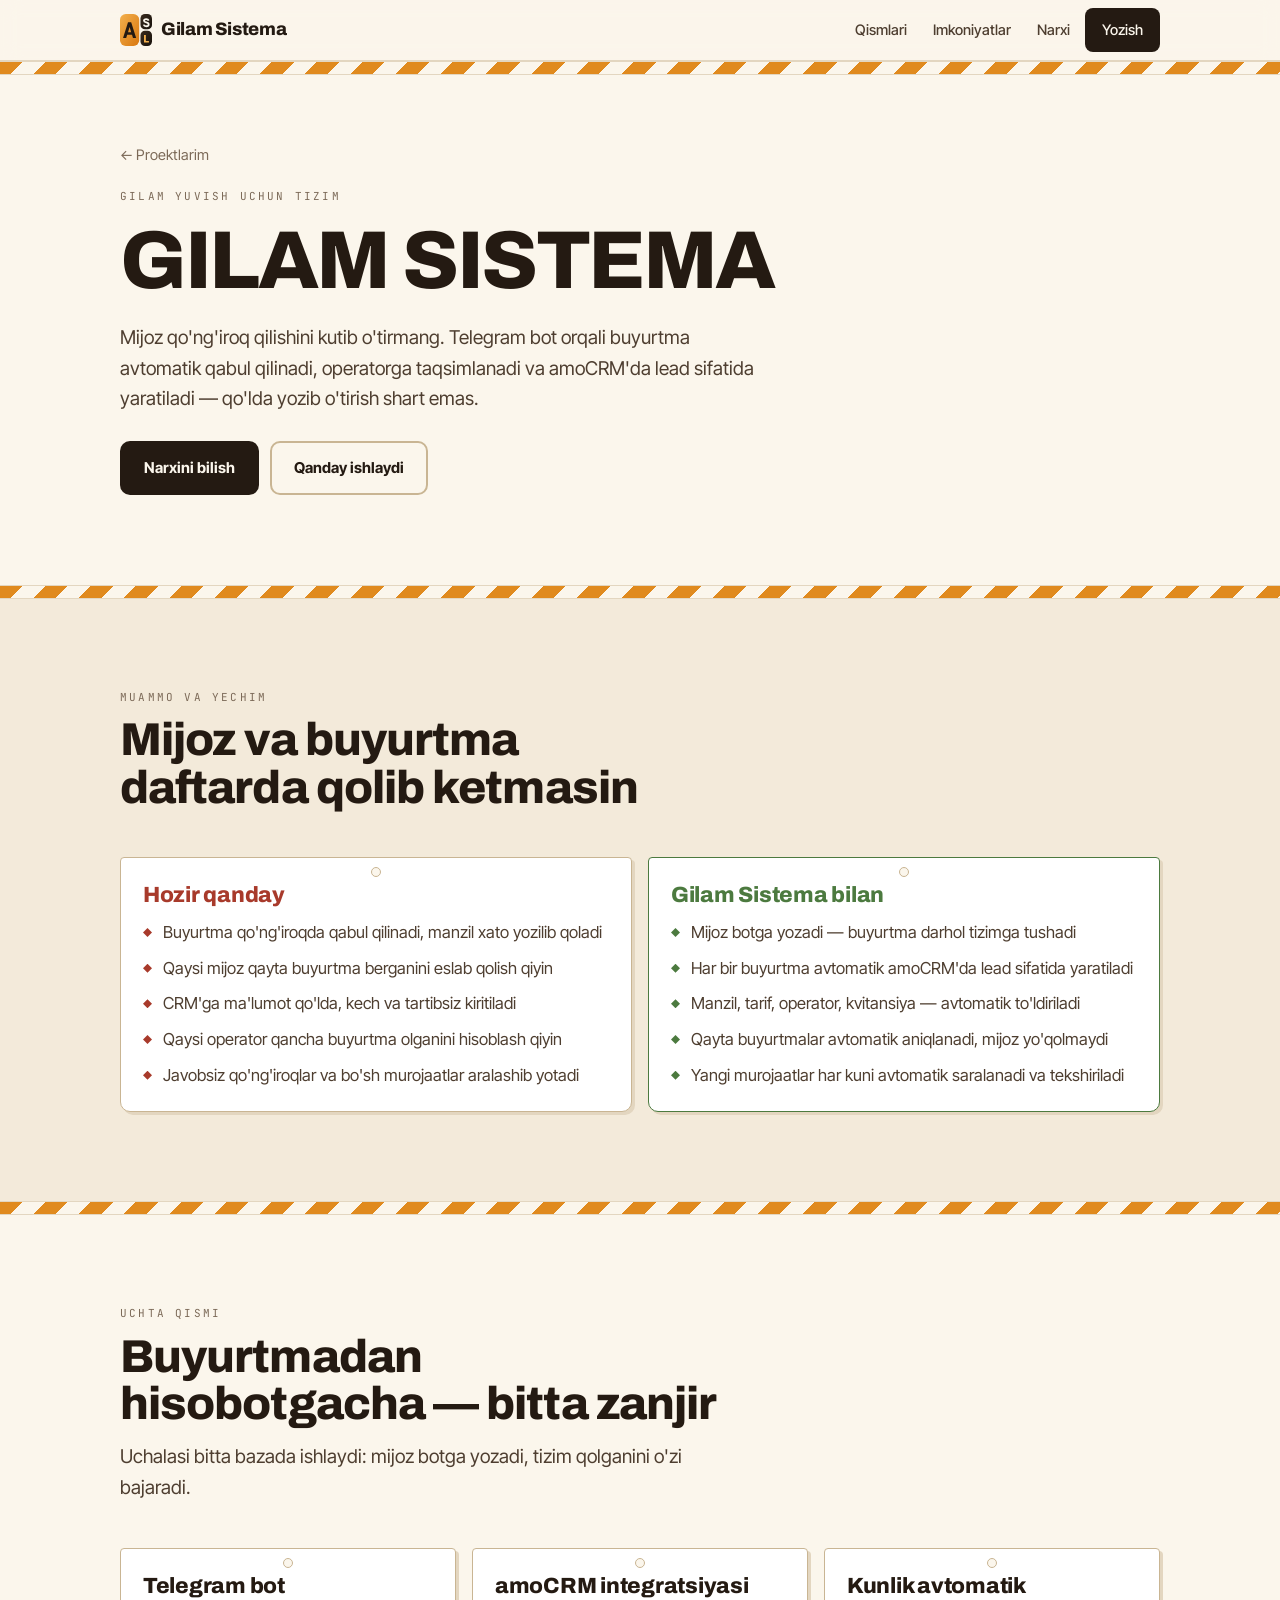
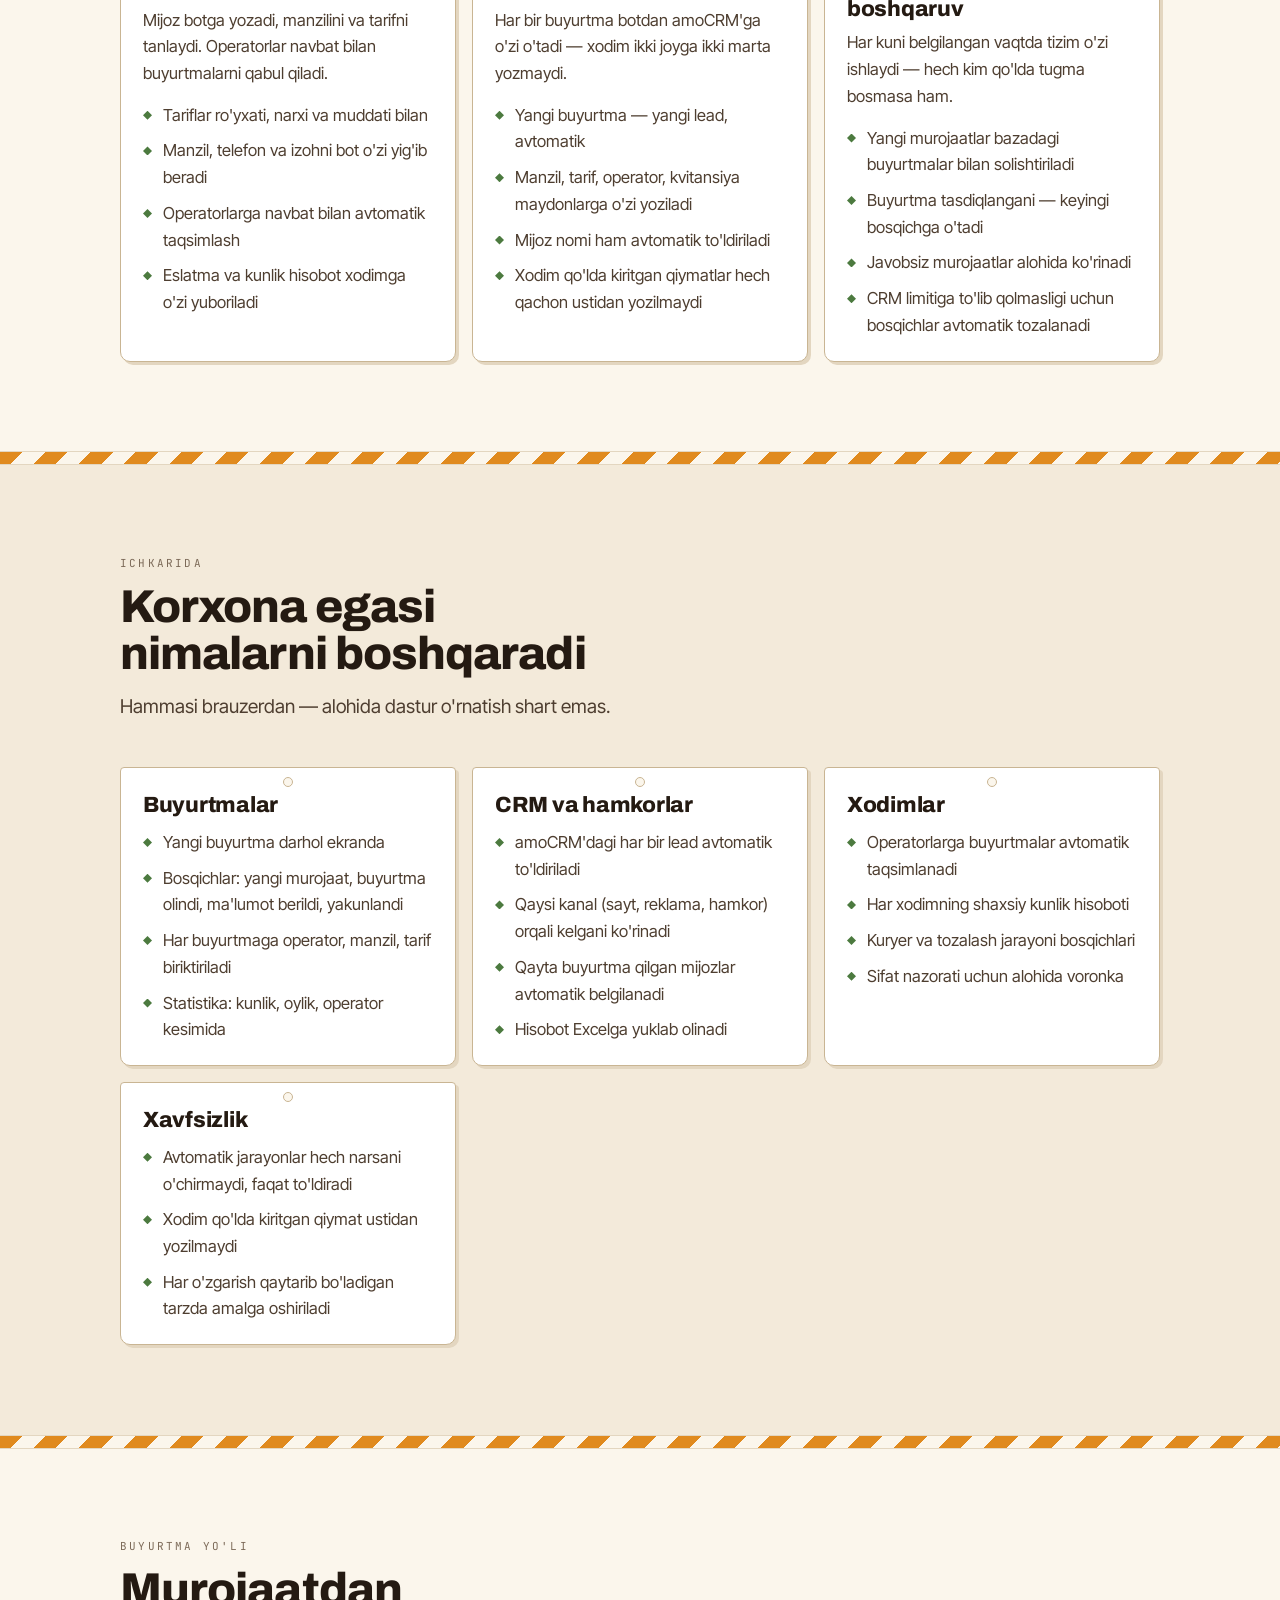
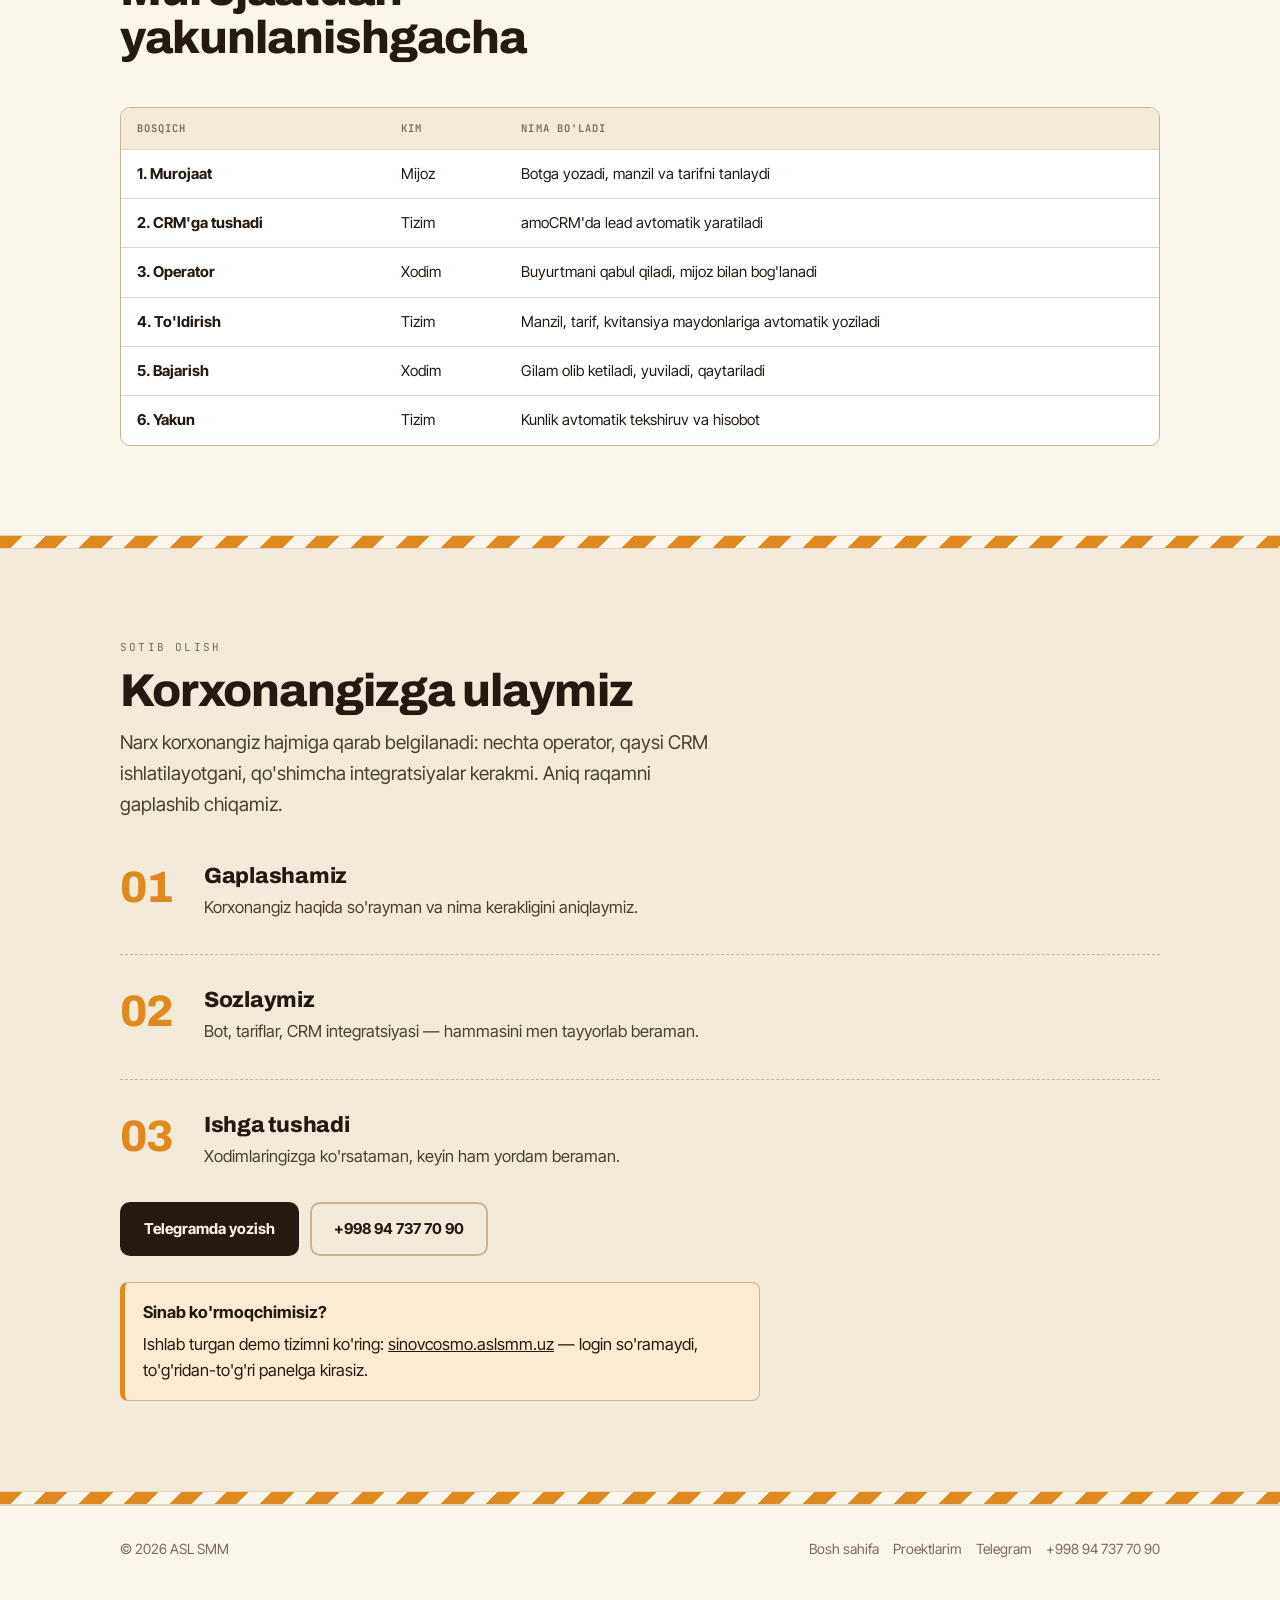
<file: gilam.html>
<!DOCTYPE html>
<html lang="uz">
<head>
<meta charset="utf-8" />
<meta name="viewport" content="width=device-width, initial-scale=1" />
<title>Gilam Sistema — gilam yuvish korxonalari uchun avtomatlashtirish</title>
<link rel="icon" type="image/svg+xml" href="assets/img/asl-logo.svg" />
<meta name="description" content="Telegram bot orqali buyurtma qabul qilish, amoCRM bilan avtomatik integratsiya va kunlik avtomatik boshqaruv — gilam yuvish biznesingiz uchun bitta tizim." />
<meta name="theme-color" content="#1E6FA8" />

<meta property="og:title" content="Gilam Sistema — avtomatlashtirish tizimi" />
<meta property="og:description" content="Gilam, palos va ko'rpa-to'shak yuvish korxonalari uchun Telegram bot + CRM avtomatlashtirish." />
<meta property="og:type" content="website" />
<meta property="og:url" content="https://gilam.aslsmm.uz/" />

<link rel="preconnect" href="https://fonts.googleapis.com" />
<link rel="preconnect" href="https://fonts.gstatic.com" crossorigin />
<link href="https://fonts.googleapis.com/css2?family=Archivo:wght@700;800&family=Inter+Tight:wght@400;500;600;700&family=JetBrains+Mono:wght@500;600&display=swap" rel="stylesheet" />
<link rel="stylesheet" href="assets/css/bozor.css?v=202608300000" />
</head>
<body>

<nav class="nav">
  <div class="wrap nav-in">
    <a class="brand" href="/"><img class="brand-logo" src="assets/img/asl-logo.svg" alt="" width="32" height="32" /> Gilam Sistema</a>
    <div class="nav-links">
      <a class="hide-sm" href="#qismlar">Qismlari</a>
      <a class="hide-sm" href="#imkoniyat">Imkoniyatlar</a>
      <a href="#sotib-olish">Narxi</a>
      <a class="btn btn-primary" style="padding:8px 15px" href="https://t.me/asilbek77738">Yozish</a>
    </div>
  </div>
</nav>

<div class="awning"></div>

<!-- ==================================================================== -->
<!-- HERO                                                                  -->
<!-- ==================================================================== -->
<section style="padding-top:clamp(38px,5.5vw,66px)">
  <div class="wrap">
    <a href="https://aslsmm.uz/#proektlar" data-reveal
       style="text-decoration:none;color:var(--ink-soft);font-size:14.5px">&larr; Proektlarim</a>

    <p class="eyebrow" data-reveal style="margin-top:20px">Gilam yuvish uchun tizim</p>
    <h1 data-reveal style="margin:12px 0 20px">Gilam Sistema</h1>

    <p class="lede" data-reveal>
      Mijoz qo'ng'iroq qilishini kutib o'tirmang. Telegram bot orqali buyurtma
      avtomatik qabul qilinadi, operatorga taqsimlanadi va amoCRM'da lead
      sifatida yaratiladi &mdash; qo'lda yozib o'tirish shart emas.
    </p>

    <div class="btn-row" data-reveal style="margin-top:26px">
      <a class="btn btn-primary" href="#sotib-olish">Narxini bilish</a>
      <a class="btn btn-ghost" href="#qismlar">Qanday ishlaydi</a>
    </div>
  </div>
</section>

<div class="awning"></div>

<!-- ==================================================================== -->
<!-- MUAMMO / YECHIM                                                       -->
<!-- ==================================================================== -->
<section id="nima" style="background:var(--paper-2)">
  <div class="wrap">
    <div class="sec-head" data-reveal>
      <span class="eyebrow">Muammo va yechim</span>
      <h2>Mijoz va buyurtma daftarda qolib ketmasin</h2>
    </div>

    <div class="grid g2">
      <div class="tag" data-reveal>
        <h3 style="color:var(--brick)">Hozir qanday</h3>
        <ul class="ticks warn" style="margin-top:12px">
          <li>Buyurtma qo'ng'iroqda qabul qilinadi, manzil xato yozilib qoladi</li>
          <li>Qaysi mijoz qayta buyurtma berganini eslab qolish qiyin</li>
          <li>CRM'ga ma'lumot qo'lda, kech va tartibsiz kiritiladi</li>
          <li>Qaysi operator qancha buyurtma olganini hisoblash qiyin</li>
          <li>Javobsiz qo'ng'iroqlar va bo'sh murojaatlar aralashib yotadi</li>
        </ul>
      </div>

      <div class="tag" data-reveal style="border-color:var(--herb)">
        <h3 style="color:var(--herb)">Gilam Sistema bilan</h3>
        <ul class="ticks" style="margin-top:12px">
          <li>Mijoz botga yozadi &mdash; buyurtma darhol tizimga tushadi</li>
          <li>Har bir buyurtma avtomatik amoCRM'da lead sifatida yaratiladi</li>
          <li>Manzil, tarif, operator, kvitansiya &mdash; avtomatik to'ldiriladi</li>
          <li>Qayta buyurtmalar avtomatik aniqlanadi, mijoz yo'qolmaydi</li>
          <li>Yangi murojaatlar har kuni avtomatik saralanadi va tekshiriladi</li>
        </ul>
      </div>
    </div>
  </div>
</section>

<div class="awning"></div>

<!-- ==================================================================== -->
<!-- UCHTA QISMI                                                           -->
<!-- ==================================================================== -->
<section id="qismlar">
  <div class="wrap">
    <div class="sec-head" data-reveal>
      <span class="eyebrow">Uchta qismi</span>
      <h2>Buyurtmadan hisobotgacha &mdash; bitta zanjir</h2>
      <p class="lede">Uchalasi bitta bazada ishlaydi: mijoz botga yozadi, tizim
        qolganini o'zi bajaradi.</p>
    </div>

    <div class="grid g2">
      <div class="tag" data-reveal>
        <h3>Telegram bot</h3>
        <p style="color:var(--ink-2);margin-top:9px">
          Mijoz botga yozadi, manzilini va tarifni tanlaydi. Operatorlar
          navbat bilan buyurtmalarni qabul qiladi.
        </p>
        <ul class="ticks" style="margin-top:15px">
          <li>Tariflar ro'yxati, narxi va muddati bilan</li>
          <li>Manzil, telefon va izohni bot o'zi yig'ib beradi</li>
          <li>Operatorlarga navbat bilan avtomatik taqsimlash</li>
          <li>Eslatma va kunlik hisobot xodimga o'zi yuboriladi</li>
        </ul>
      </div>

      <div class="tag" data-reveal>
        <h3>amoCRM integratsiyasi</h3>
        <p style="color:var(--ink-2);margin-top:9px">
          Har bir buyurtma botdan amoCRM'ga o'zi o'tadi &mdash; xodim ikki
          joyga ikki marta yozmaydi.
        </p>
        <ul class="ticks" style="margin-top:15px">
          <li>Yangi buyurtma &mdash; yangi lead, avtomatik</li>
          <li>Manzil, tarif, operator, kvitansiya maydonlarga o'zi yoziladi</li>
          <li>Mijoz nomi ham avtomatik to'ldiriladi</li>
          <li>Xodim qo'lda kiritgan qiymatlar hech qachon ustidan yozilmaydi</li>
        </ul>
      </div>

      <div class="tag" data-reveal>
        <h3>Kunlik avtomatik boshqaruv</h3>
        <p style="color:var(--ink-2);margin-top:9px">
          Har kuni belgilangan vaqtda tizim o'zi ishlaydi &mdash; hech kim
          qo'lda tugma bosmasa ham.
        </p>
        <ul class="ticks" style="margin-top:15px">
          <li>Yangi murojaatlar bazadagi buyurtmalar bilan solishtiriladi</li>
          <li>Buyurtma tasdiqlangani &mdash; keyingi bosqichga o'tadi</li>
          <li>Javobsiz murojaatlar alohida ko'rinadi</li>
          <li>CRM limitiga to'lib qolmasligi uchun bosqichlar avtomatik tozalanadi</li>
        </ul>
      </div>
    </div>
  </div>
</section>

<div class="awning"></div>

<!-- ==================================================================== -->
<!-- IMKONIYATLAR                                                          -->
<!-- ==================================================================== -->
<section id="imkoniyat" style="background:var(--paper-2)">
  <div class="wrap">
    <div class="sec-head" data-reveal>
      <span class="eyebrow">Ichkarida</span>
      <h2>Korxona egasi nimalarni boshqaradi</h2>
      <p class="lede">Hammasi brauzerdan &mdash; alohida dastur o'rnatish shart emas.</p>
    </div>

    <div class="grid g2">
      <div class="tag" data-reveal>
        <h3>Buyurtmalar</h3>
        <ul class="ticks" style="margin-top:12px">
          <li>Yangi buyurtma darhol ekranda</li>
          <li>Bosqichlar: yangi murojaat, buyurtma olindi, ma'lumot berildi, yakunlandi</li>
          <li>Har buyurtmaga operator, manzil, tarif biriktiriladi</li>
          <li>Statistika: kunlik, oylik, operator kesimida</li>
        </ul>
      </div>

      <div class="tag" data-reveal>
        <h3>CRM va hamkorlar</h3>
        <ul class="ticks" style="margin-top:12px">
          <li>amoCRM'dagi har bir lead avtomatik to'ldiriladi</li>
          <li>Qaysi kanal (sayt, reklama, hamkor) orqali kelgani ko'rinadi</li>
          <li>Qayta buyurtma qilgan mijozlar avtomatik belgilanadi</li>
          <li>Hisobot Excelga yuklab olinadi</li>
        </ul>
      </div>

      <div class="tag" data-reveal>
        <h3>Xodimlar</h3>
        <ul class="ticks" style="margin-top:12px">
          <li>Operatorlarga buyurtmalar avtomatik taqsimlanadi</li>
          <li>Har xodimning shaxsiy kunlik hisoboti</li>
          <li>Kuryer va tozalash jarayoni bosqichlari</li>
          <li>Sifat nazorati uchun alohida voronka</li>
        </ul>
      </div>

      <div class="tag" data-reveal>
        <h3>Xavfsizlik</h3>
        <ul class="ticks" style="margin-top:12px">
          <li>Avtomatik jarayonlar hech narsani o'chirmaydi, faqat to'ldiradi</li>
          <li>Xodim qo'lda kiritgan qiymat ustidan yozilmaydi</li>
          <li>Har o'zgarish qaytarib bo'ladigan tarzda amalga oshiriladi</li>
        </ul>
      </div>
    </div>
  </div>
</section>

<div class="awning"></div>

<!-- ==================================================================== -->
<!-- BUYURTMA YO'LI                                                        -->
<!-- ==================================================================== -->
<section>
  <div class="wrap">
    <div class="sec-head" data-reveal>
      <span class="eyebrow">Buyurtma yo'li</span>
      <h2>Murojaatdan yakunlanishgacha</h2>
    </div>

    <div class="table-wrap" data-reveal>
      <table>
        <thead>
          <tr><th>Bosqich</th><th>Kim</th><th>Nima bo'ladi</th></tr>
        </thead>
        <tbody>
          <tr><td><b>1. Murojaat</b></td><td>Mijoz</td><td>Botga yozadi, manzil va tarifni tanlaydi</td></tr>
          <tr><td><b>2. CRM'ga tushadi</b></td><td>Tizim</td><td>amoCRM'da lead avtomatik yaratiladi</td></tr>
          <tr><td><b>3. Operator</b></td><td>Xodim</td><td>Buyurtmani qabul qiladi, mijoz bilan bog'lanadi</td></tr>
          <tr><td><b>4. To'ldirish</b></td><td>Tizim</td><td>Manzil, tarif, kvitansiya maydonlariga avtomatik yoziladi</td></tr>
          <tr><td><b>5. Bajarish</b></td><td>Xodim</td><td>Gilam olib ketiladi, yuviladi, qaytariladi</td></tr>
          <tr><td><b>6. Yakun</b></td><td>Tizim</td><td>Kunlik avtomatik tekshiruv va hisobot</td></tr>
        </tbody>
      </table>
    </div>
  </div>
</section>

<div class="awning"></div>

<!-- ==================================================================== -->
<!-- SOTIB OLISH                                                           -->
<!-- ==================================================================== -->
<section id="sotib-olish" style="background:var(--paper-2)">
  <div class="wrap">
    <div class="sec-head" data-reveal>
      <span class="eyebrow">Sotib olish</span>
      <h2>Korxonangizga ulaymiz</h2>
      <p class="lede">
        Narx korxonangiz hajmiga qarab belgilanadi: nechta operator, qaysi CRM
        ishlatilayotgani, qo'shimcha integratsiyalar kerakmi. Aniq raqamni
        gaplashib chiqamiz.
      </p>
    </div>

    <div style="margin-bottom:32px">
      <div class="stall" data-reveal>
        <div class="stall-no">01</div>
        <div>
          <h3>Gaplashamiz</h3>
          <p style="color:var(--ink-2);margin-top:6px">Korxonangiz haqida so'rayman va nima kerakligini aniqlaymiz.</p>
        </div>
      </div>

      <div class="stall" data-reveal>
        <div class="stall-no">02</div>
        <div>
          <h3>Sozlaymiz</h3>
          <p style="color:var(--ink-2);margin-top:6px">Bot, tariflar, CRM integratsiyasi &mdash; hammasini men tayyorlab beraman.</p>
        </div>
      </div>

      <div class="stall" data-reveal>
        <div class="stall-no">03</div>
        <div>
          <h3>Ishga tushadi</h3>
          <p style="color:var(--ink-2);margin-top:6px">Xodimlaringizga ko'rsataman, keyin ham yordam beraman.</p>
        </div>
      </div>
    </div>

    <div class="btn-row" data-reveal>
      <a class="btn btn-primary" href="https://t.me/asilbek77738">Telegramda yozish</a>
      <a class="btn btn-ghost" href="tel:+998947377090">+998 94 737 70 90</a>
    </div>

    <div class="note" data-reveal style="margin-top:26px;max-width:64ch">
      <strong>Sinab ko'rmoqchimisiz?</strong>
      Ishlab turgan demo tizimni ko'ring: <a href="https://sinovcosmo.aslsmm.uz/" target="_blank">sinovcosmo.aslsmm.uz</a>
      &mdash; login so'ramaydi, to'g'ridan-to'g'ri panelga kirasiz.
    </div>
  </div>
</section>

<div class="awning"></div>

<footer>
  <div class="wrap foot-in">
    <span>&copy; <span id="yil">2026</span> ASL SMM</span>
    <div class="foot-links">
      <a href="https://aslsmm.uz/">Bosh sahifa</a>
      <a href="https://aslsmm.uz/#proektlar">Proektlarim</a>
      <a href="https://t.me/asilbek77738">Telegram</a>
      <a href="tel:+998947377090">+998 94 737 70 90</a>
    </div>
  </div>
</footer>

<script src="assets/js/main.js?v=202608300000"></script>
</body>
</html>
</file>
<file: assets/css/style.css>
/* =========================================================================
   ASL SMM — studiya sahifasi

   Bozorcha bilan BITTA oiladan: bir xil iliq qog'oz fon, bir xil shrift,
   bir xil za'faron urg'u. Ular bitta kompaniyaning ishi ekani ko'rinib
   tursin.

   Farqi — OHANGIDA: studiya sahifasi jim, mahsulot sahifasi jonli.
   Bu yerda tent chiziqlari va rangli taxtachalar yo'q; oddiy chiziqli
   kartalar va bitta urg'u rangi.
   ========================================================================= */

:root {
  --paper: #FBF6EC;
  --surface: #FFFFFF;
  --surface-2: #F3EADA;
  --line: #E3D6C0;
  --line-strong: #C9B593;

  --ink: #241A12;
  --ink-2: #4E3E30;
  --ink-soft: #7C6A58;

  --brand: #E08A1E;        /* za'faron — uy rangi, Bozorcha bilan bir xil */
  --brand-soft: #FBEBD2;
  --brand-ink: #8A5310;    /* iliq fonda o'qiladigan quyuq variant */

  --signal: #4C7A3F;       /* "ishlab turibdi" */
  --amber: #A83A2B;        /* diqqat */
  --amber-soft: #F8E4E0;

  --display: "Archivo", "Segoe UI Variable Display", system-ui, sans-serif;
  --body: "Inter Tight", "Segoe UI Variable Text", system-ui, sans-serif;
  --mono: "JetBrains Mono", Consolas, ui-monospace, monospace;

  --radius: 12px;
  --wrap: 1080px;
}

@media (prefers-color-scheme: dark) {
  :root:not([data-theme="light"]) {
    --paper: #17120D;
    --surface: #221A13;
    --surface-2: #1F1811;
    --line: #362A1E;
    --line-strong: #4E3D2B;
    --ink: #F6EEE1;
    --ink-2: #D8C8B4;
    --ink-soft: #A08D77;
    --brand: #F0A945;
    --brand-soft: #33240E;
    --brand-ink: #F0A945;
    --signal: #8FBF7F;
    --amber: #E07C6A;
    --amber-soft: #331A15;
  }
}

:root[data-theme="dark"] {
  --paper: #17120D; --surface: #221A13; --surface-2: #1F1811;
  --line: #362A1E; --line-strong: #4E3D2B;
  --ink: #F6EEE1; --ink-2: #D8C8B4; --ink-soft: #A08D77;
  --brand: #F0A945; --brand-soft: #33240E; --brand-ink: #F0A945;
  --signal: #8FBF7F; --amber: #E07C6A; --amber-soft: #331A15;
}

* { box-sizing: border-box; }
html { scroll-behavior: smooth; }
@media (prefers-reduced-motion: reduce) {
  html { scroll-behavior: auto; }
  *, *::before, *::after { animation-duration: .01ms !important; transition-duration: .01ms !important; }
}

body {
  margin: 0;
  background: var(--paper);
  color: var(--ink);
  font-family: var(--body);
  font-size: 16.5px;
  line-height: 1.62;
  -webkit-font-smoothing: antialiased;
}
a { color: inherit; }
p { margin: 0; }
img { max-width: 100%; display: block; }

.wrap { width: 100%; max-width: var(--wrap); margin: 0 auto; padding: 0 20px; }

/* --- Tipografika ------------------------------------------------------ */
h1, h2, h3 {
  font-family: var(--display);
  font-weight: 800;
  letter-spacing: -.025em;
  line-height: 1.05;
  margin: 0;
  text-wrap: balance;
}
h1 { font-size: clamp(38px, 6.4vw, 72px); }
h2 { font-size: clamp(27px, 4vw, 44px); }
h3 { font-size: clamp(18px, 2vw, 22px); letter-spacing: -.012em; }

.eyebrow {
  font-family: var(--mono);
  font-size: 11px;
  letter-spacing: .2em;
  text-transform: uppercase;
  color: var(--ink-soft);
}
.lede { font-size: clamp(16.5px, 1.7vw, 19px); color: var(--ink-2); max-width: 58ch; }

/* --- Navigatsiya ------------------------------------------------------ */
.nav { position: sticky; top: 0; z-index: 50; background: color-mix(in srgb, var(--paper) 90%, transparent); backdrop-filter: blur(10px); border-bottom: 1px solid var(--line); }
.nav-in { display: flex; align-items: center; gap: 16px; height: 60px; }
.brand-logo { width: 32px; height: 32px; flex: none; }
.brand { display: flex; align-items: center; gap: 9px; text-decoration: none; font-family: var(--display); font-weight: 800; font-size: 18px; letter-spacing: -.02em; }
.brand-dot { width: 11px; height: 11px; border-radius: 3px; background: var(--brand); flex: none; }
.nav-links { margin-left: auto; display: flex; gap: 4px; align-items: center; }
.nav-links a { text-decoration: none; color: var(--ink-2); font-size: 14.5px; font-weight: 500; padding: 7px 11px; border-radius: 8px; }
.nav-links a:hover { background: var(--surface-2); color: var(--ink); }
.nav-links a.is-active { color: var(--ink); background: var(--surface-2); }
.nav-links a.btn.is-active { background: var(--ink); color: var(--paper); }
@media (max-width: 720px) { .nav-links a.hide-sm { display: none; } }

/* Nav ichidagi tugma — `.nav-links a` (0,1,1) `.btn-primary` (0,1,0) dan
   kuchli bo'lgani uchun matn rangi yo'qolib, fon bilan qo'shilib ketardi.
   Shu yerda bir xil kuchdagi aniq qoida bilan qaytariladi. */
.nav-links a.btn-primary { color: var(--paper); background: var(--ink); }
.nav-links a.btn-primary:hover { background: var(--brand-ink); color: var(--paper); }
.nav-links a.btn-ghost { color: var(--ink); background: transparent; }

/* --- Tugmalar --------------------------------------------------------- */
.btn { display: inline-flex; align-items: center; justify-content: center; gap: 8px; padding: 13px 22px; border-radius: 10px; font-weight: 700; font-size: 15px; text-decoration: none; border: 2px solid transparent; cursor: pointer; transition: transform .15s ease, background .15s ease, border-color .15s ease; }
.btn:active { transform: translateY(1px); }
.btn-primary { background: var(--ink); color: var(--paper); }
.btn-primary:hover { background: var(--brand-ink); }
.btn-ghost { background: transparent; color: var(--ink); border-color: var(--line-strong); }
.btn-ghost:hover { border-color: var(--brand); }
.btn-row { display: flex; gap: 11px; flex-wrap: wrap; }

section { padding: clamp(52px, 7vw, 92px) 0; }
.sec-head { max-width: 60ch; margin-bottom: clamp(26px, 4vw, 44px); }
.sec-head .eyebrow { display: block; margin-bottom: 11px; }
.sec-head p { margin-top: 13px; }

/* --- Karta: oddiy, chiziqli. Mahsulot sahifasidagi osilgan taxtacha
       EMAS — studiya sahifasining ohangi jimroq. --------------------- */
.card {
  background: var(--surface);
  border: 1px solid var(--line);
  border-radius: var(--radius);
  padding: clamp(20px, 2.6vw, 28px);
  transition: border-color .15s ease;
}
a.card:hover { border-color: var(--brand); }

.grid { display: grid; gap: 16px; }
.g2 { grid-template-columns: repeat(auto-fit, minmax(290px, 1fr)); }
.g3 { grid-template-columns: repeat(auto-fit, minmax(230px, 1fr)); }

/* --- Ro'yxat ---------------------------------------------------------- */
.ticks { list-style: none; margin: 0; padding: 0; display: grid; gap: 9px; }
.ticks li { display: flex; gap: 11px; align-items: flex-start; color: var(--ink-2); }
.ticks li::before {
  content: ""; flex: none; width: 9px; height: 9px; margin-top: 9px;
  background: var(--signal);
  clip-path: polygon(50% 0, 100% 50%, 50% 100%, 0 50%);
}

/* --- Jadval ----------------------------------------------------------- */
.table-wrap { overflow-x: auto; border: 1px solid var(--line); border-radius: var(--radius); background: var(--surface); }
table { width: 100%; border-collapse: collapse; font-size: 15px; min-width: 500px; }
th, td { text-align: left; padding: 12px 16px; border-bottom: 1px solid var(--line); vertical-align: top; }
th { font-family: var(--mono); font-size: 10.5px; letter-spacing: .1em; text-transform: uppercase; color: var(--ink-soft); background: var(--surface-2); font-weight: 600; }
tbody tr:last-child td { border-bottom: none; }

.note { border: 1px solid var(--line); border-left: 4px solid var(--brand); background: var(--brand-soft); border-radius: 10px; padding: 16px 18px; }
.note strong { display: block; margin-bottom: 5px; }

footer { border-top: 1px solid var(--line); padding: 32px 0 42px; color: var(--ink-soft); font-size: 14px; }
.foot-in { display: flex; gap: 16px; flex-wrap: wrap; align-items: center; justify-content: space-between; }
.foot-links { display: flex; gap: 14px; flex-wrap: wrap; }
.foot-links a { text-decoration: none; color: var(--ink-soft); }
.foot-links a:hover { color: var(--brand-ink); }

/* Mazmun animatsiyaga BOG'LIQ EMAS — sinf JS tomonidan qo'yiladi */
.js-reveal [data-reveal] { opacity: 0; transform: translateY(12px); transition: opacity .55s ease, transform .55s ease; }
.js-reveal [data-reveal].in { opacity: 1; transform: none; }

:focus-visible { outline: 3px solid var(--brand); outline-offset: 2px; border-radius: 5px; }
</file>
<file: assets/css/bozor.css>
/* =========================================================================
   Bozorcha — BOZOR uslubi

   Vizual dunyo bozordan olingan, umumiy "chiroyli sayt" andozasidan emas:

     · chiziqli TENT (bozor rastasi ustidagi soyabon) — bo'lim ajratgichi
     · BO'R BILAN yozilgan narx taxtachasi — imkoniyatlar kartasi
     · ziravor ranglari: za'faron, g'isht, ko'kat
     · qalin siqiq shrift — bozor peshtaxtasidagi yozuv kabi

   ⚠️ Palitra iliq, lekin "krem + serif + terrakota" andozasiga tushmaydi:
   sarlavhalar SERIF emas, qalin grotesk; urg'u za'faron, terrakota emas.
   ========================================================================= */

:root {
  --paper: #FBF6EC;      /* qog'oz xalta */
  --paper-2: #F3EADA;
  --surface: #FFFFFF;
  --line: #E3D6C0;
  --line-strong: #C9B593;

  --ink: #241A12;        /* qovurilgan qahva */
  --ink-2: #4E3E30;
  --ink-soft: #7C6A58;

  --saffron: #E08A1E;    /* za'faron — asosiy urg'u */
  --saffron-soft: #FBEBD2;
  --brick: #A83A2B;      /* g'isht — ogohlantirish va qarama-qarshilik */
  --brick-soft: #F8E4E0;
  --herb: #4C7A3F;       /* ko'kat — "bor, ishlaydi" */
  --herb-soft: #E6F0E1;

  --display: "Archivo", "Segoe UI Variable Display", system-ui, sans-serif;
  --body: "Inter Tight", "Segoe UI Variable Text", system-ui, sans-serif;
  --mono: "JetBrains Mono", Consolas, ui-monospace, monospace;

  --wrap: 1080px;
}

@media (prefers-color-scheme: dark) {
  :root:not([data-theme="light"]) {
    --paper: #17120D;
    --paper-2: #1F1811;
    --surface: #221A13;
    --line: #362A1E;
    --line-strong: #4E3D2B;
    --ink: #F6EEE1;
    --ink-2: #D8C8B4;
    --ink-soft: #A08D77;
    --saffron: #F0A945;
    --saffron-soft: #33240E;
    --brick: #E07C6A;
    --brick-soft: #331A15;
    --herb: #8FBF7F;
    --herb-soft: #1B2A17;
  }
}

:root[data-theme="dark"] {
  --paper: #17120D; --paper-2: #1F1811; --surface: #221A13;
  --line: #362A1E; --line-strong: #4E3D2B;
  --ink: #F6EEE1; --ink-2: #D8C8B4; --ink-soft: #A08D77;
  --saffron: #F0A945; --saffron-soft: #33240E;
  --brick: #E07C6A; --brick-soft: #331A15;
  --herb: #8FBF7F; --herb-soft: #1B2A17;
}

* { box-sizing: border-box; }
html { scroll-behavior: smooth; }
@media (prefers-reduced-motion: reduce) {
  html { scroll-behavior: auto; }
  *, *::before, *::after { animation-duration: .01ms !important; transition-duration: .01ms !important; }
}

body {
  margin: 0;
  background: var(--paper);
  color: var(--ink);
  font-family: var(--body);
  font-size: 16.5px;
  line-height: 1.62;
  -webkit-font-smoothing: antialiased;
}
a { color: inherit; }
p { margin: 0; }
img { max-width: 100%; display: block; }

.wrap { width: 100%; max-width: var(--wrap); margin: 0 auto; padding: 0 20px; }

/* --- TENT: bozor rastasining chizig'li soyaboni ----------------------- */
/* Bo'limlarni ajratadi. Bezak emas — sahifani rastalarga bo'ladi.        */
.awning {
  height: 14px;
  background: repeating-linear-gradient(
    135deg,
    var(--saffron) 0 16px,
    var(--paper) 16px 32px
  );
  border-block: 1px solid var(--line);
}

/* --- Tipografika ------------------------------------------------------ */
h1, h2, h3 {
  font-family: var(--display);
  font-weight: 800;
  letter-spacing: -.02em;
  line-height: 1.04;
  margin: 0;
  text-wrap: balance;
}
h1 { font-size: clamp(40px, 7vw, 82px); text-transform: uppercase; letter-spacing: -.03em; }
h2 { font-size: clamp(28px, 4.2vw, 46px); }
h3 { font-size: clamp(18px, 2vw, 22px); letter-spacing: -.012em; }

.eyebrow {
  font-family: var(--mono);
  font-size: 11px;
  letter-spacing: .2em;
  text-transform: uppercase;
  color: var(--ink-soft);
}
.lede { font-size: clamp(16.5px, 1.7vw, 19px); color: var(--ink-2); max-width: 58ch; }

/* --- Navigatsiya ------------------------------------------------------ */
.nav { position: sticky; top: 0; z-index: 50; background: color-mix(in srgb, var(--paper) 90%, transparent); backdrop-filter: blur(10px); border-bottom: 1px solid var(--line); }
.nav-in { display: flex; align-items: center; gap: 16px; height: 60px; }
.brand-logo { width: 32px; height: 32px; flex: none; }
.brand { display: flex; align-items: center; gap: 9px; text-decoration: none; font-family: var(--display); font-weight: 800; font-size: 18px; letter-spacing: -.02em; }
.brand-mark { width: 24px; height: 24px; border-radius: 5px; background: var(--saffron); display: grid; place-items: center; color: #241A12; font-size: 13px; font-weight: 800; flex: none; }
.nav-links { margin-left: auto; display: flex; gap: 4px; align-items: center; }
.nav-links a { text-decoration: none; color: var(--ink-2); font-size: 14.5px; font-weight: 500; padding: 7px 11px; border-radius: 8px; }
.nav-links a:hover { background: var(--paper-2); color: var(--ink); }
@media (max-width: 720px) { .nav-links a.hide-sm { display: none; } }

/* Nav ichidagi tugma — `.nav-links a` (0,1,1) `.btn-primary` (0,1,0) dan
   kuchli bo'lgani uchun matn rangi yo'qolib, fon bilan qo'shilib ketardi.
   Shu yerda bir xil kuchdagi aniq qoida bilan qaytariladi. */
.nav-links a.btn-primary { color: var(--paper); background: var(--ink); }
.nav-links a.btn-primary:hover { background: var(--brick); color: var(--paper); }
.nav-links a.btn-ghost { color: var(--ink); background: transparent; }

/* --- Tugmalar --------------------------------------------------------- */
.btn { display: inline-flex; align-items: center; justify-content: center; gap: 8px; padding: 13px 22px; border-radius: 10px; font-weight: 700; font-size: 15px; text-decoration: none; border: 2px solid transparent; cursor: pointer; transition: transform .15s ease, background .15s ease; }
.btn:active { transform: translateY(1px); }
.btn-primary { background: var(--ink); color: var(--paper); }
.btn-primary:hover { background: var(--brick); }
.btn-ghost { background: transparent; color: var(--ink); border-color: var(--line-strong); }
.btn-ghost:hover { border-color: var(--saffron); }
.btn-row { display: flex; gap: 11px; flex-wrap: wrap; }

section { padding: clamp(52px, 7vw, 92px) 0; }
.sec-head { max-width: 60ch; margin-bottom: clamp(26px, 4vw, 44px); }
.sec-head .eyebrow { display: block; margin-bottom: 11px; }
.sec-head p { margin-top: 13px; }

/* --- NARX TAXTACHASI: bozordagi bo'r bilan yozilgan lavha ------------- */
/* Yuqorida ip bilan osilgandek teshik va tugun bor.                      */
.tag {
  position: relative;
  background: var(--surface);
  border: 1.5px solid var(--line-strong);
  border-radius: 4px 4px 10px 10px;
  padding: 26px 22px 22px;
  box-shadow: 3px 3px 0 var(--line);
}
.tag::before {
  content: "";
  position: absolute; top: 9px; left: 50%; transform: translateX(-50%);
  width: 8px; height: 8px; border-radius: 50%;
  background: var(--paper); border: 1.5px solid var(--line-strong);
}
.tag h3 { margin-bottom: 9px; }

.grid { display: grid; gap: 16px; }
.g2 { grid-template-columns: repeat(auto-fit, minmax(290px, 1fr)); }
.g3 { grid-template-columns: repeat(auto-fit, minmax(230px, 1fr)); }

/* --- Raqamli rasta: 01 / 02 / 03 ------------------------------------- */
.stall { display: grid; grid-template-columns: 64px 1fr; gap: 0 20px; align-items: start; }
.stall + .stall { margin-top: 34px; padding-top: 34px; border-top: 1px dashed var(--line-strong); }
.stall-no {
  font-family: var(--display); font-weight: 800; font-size: 44px; line-height: 1;
  color: var(--saffron); letter-spacing: -.04em;
}
@media (max-width: 620px) {
  .stall { grid-template-columns: 1fr; gap: 10px; }
  .stall-no { font-size: 34px; }
}

/* --- Ro'yxat: savat belgisi ------------------------------------------ */
.ticks { list-style: none; margin: 0; padding: 0; display: grid; gap: 9px; }
.ticks li { display: flex; gap: 11px; align-items: flex-start; color: var(--ink-2); }
.ticks li::before {
  content: ""; flex: none; width: 9px; height: 9px; margin-top: 9px;
  background: var(--herb);
  clip-path: polygon(50% 0, 100% 50%, 50% 100%, 0 50%);
}
.ticks.warn li::before { background: var(--brick); }

/* --- Jadval ----------------------------------------------------------- */
.table-wrap { overflow-x: auto; border: 1.5px solid var(--line-strong); border-radius: 10px; background: var(--surface); }
table { width: 100%; border-collapse: collapse; font-size: 15px; min-width: 500px; }
th, td { text-align: left; padding: 12px 16px; border-bottom: 1px solid var(--line); vertical-align: top; }
th { font-family: var(--mono); font-size: 10.5px; letter-spacing: .1em; text-transform: uppercase; color: var(--ink-soft); background: var(--paper-2); font-weight: 600; }
tbody tr:last-child td { border-bottom: none; }

.note { border: 1.5px solid var(--line-strong); border-left: 5px solid var(--saffron); background: var(--saffron-soft); border-radius: 8px; padding: 16px 18px; }
.note strong { display: block; margin-bottom: 5px; }

footer { border-top: 1px solid var(--line); padding: 32px 0 42px; color: var(--ink-soft); font-size: 14px; }
.foot-in { display: flex; gap: 16px; flex-wrap: wrap; align-items: center; justify-content: space-between; }
.foot-links { display: flex; gap: 14px; flex-wrap: wrap; }
.foot-links a { text-decoration: none; color: var(--ink-soft); }
.foot-links a:hover { color: var(--brick); }

/* Mazmun animatsiyaga BOG'LIQ EMAS — sinf JS tomonidan qo'yiladi */
.js-reveal [data-reveal] { opacity: 0; transform: translateY(12px); transition: opacity .55s ease, transform .55s ease; }
.js-reveal [data-reveal].in { opacity: 1; transform: none; }

:focus-visible { outline: 3px solid var(--saffron); outline-offset: 2px; border-radius: 5px; }
</file>
